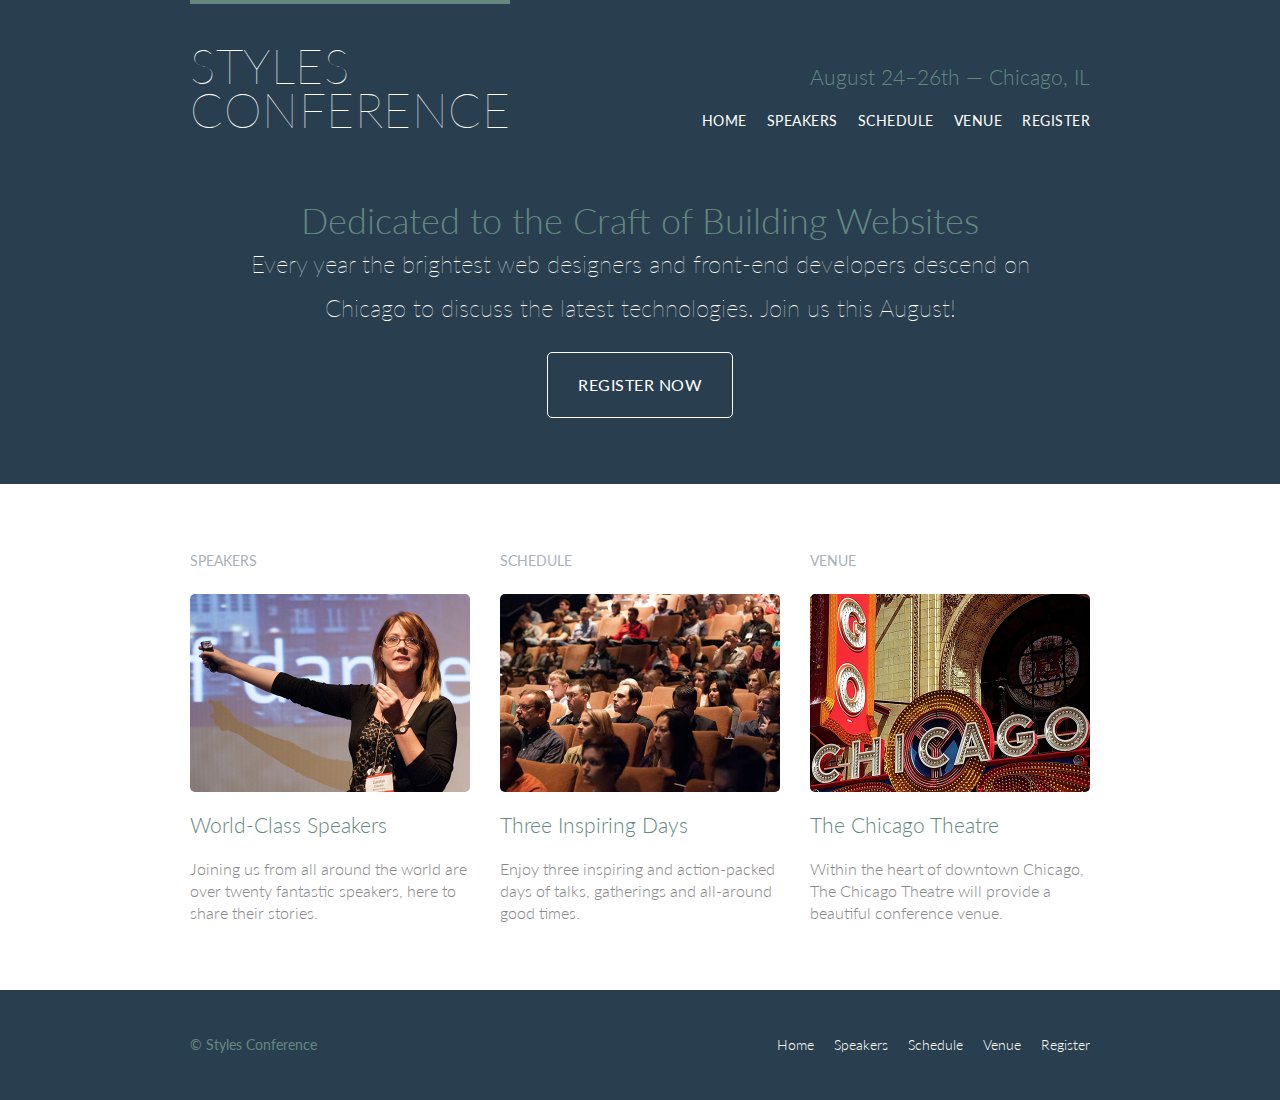
<file: index.html>
<!DOCTYPE html>
<html lang="en">
  <head>
    <meta charset="utf-8">
    <title>Styles Conference</title>
    <link rel="stylesheet" href="assets/stylesheets/main.css">
    <link href="https://fonts.googleapis.com/css2?family=Lato:wght@100;300;400&display=swap" rel="stylesheet">
  </head>
  <body>

    <header class="primary-header container group">
      <h1 class="logo">
        <a href="index.html">Styles<br>Conference</a>
      </h1>
      <h3 class="tagline">August 24&ndash;26th &mdash; Chicago, IL</h3>
      <nav class="nav primary-nav">
        <ul>
          <li><a href="index.html">Home</a></li><!--
          --><li><a href="speakers.html">Speakers</a></li><!--
          --><li><a href="schedule.html">Schedule</a></li><!--
          --><li><a href="venue.html">Venue</a></li><!--
          --><li><a href="register.html">Register</a></li>
        </ul>
      </nav>

    </header>

    <section class="hero container">
      <h2>Dedicated to the Craft of Building Websites</h2>
      <p>Every year the brightest web designers and front-end developers descend on Chicago to discuss the latest technologies. Join us this   August!</p>
      <a class="btn btn-alt" href="register.html">Register Now</a>
    </section>

    <section class="row">
      <div class="grid">

        <!-- Speakers -->

        <section class="teaser col-1-3">
          <h5>Speakers</h5>
          <a href="speakers.html">
            <img src="assets/images/home/speakers.jpg" alt="Professional Speaker">
            <h3>World-Class Speakers</h3>
          </a>
          <p>Joining us from all around the world are over twenty fantastic speakers, here to share their stories.</p>
        </section><!--

          Schedule

        --><section class="teaser col-1-3">
          <h5>Schedule</h5>
          <a href="schedule.html">
            <img src="assets/images/home/schedule.jpg" alt="Guests in lecture">
            <h3>Three Inspiring Days</h3>
          </a>
          <p>Enjoy three inspiring and action-packed days of talks, gatherings and all-around good times.</p>
        </section><!--

          Venue

      --><section class="teaser col-1-3">
        <h5>Venue</h5>
          <a href="venue.html">
            <img src="assets/images/home/venue.jpg" alt="Chicago Theatre Marquee">
            <h3>The Chicago Theatre</h3>
          </a>
          <p>Within the heart of downtown Chicago, The Chicago Theatre will provide a beautiful conference venue.</p>
        </section>

      </div>
    </section>

    <footer class="primary-footer container group">
      <small>&copy; Styles Conference</small>
      <nav class="nav">
        <ul>
          <li><a href="index.html">Home</a></li><!--
          --><li><a href="speakers.html">Speakers</a></li><!--
          --><li><a href="schedule.html">Schedule</a></li><!--
          --><li><a href="venue.html">Venue</a></li><!--
          --><li><a href="register.html">Register</a></li>
        </ul>
      </nav>

    </footer>

  </body>
</html>
</file>
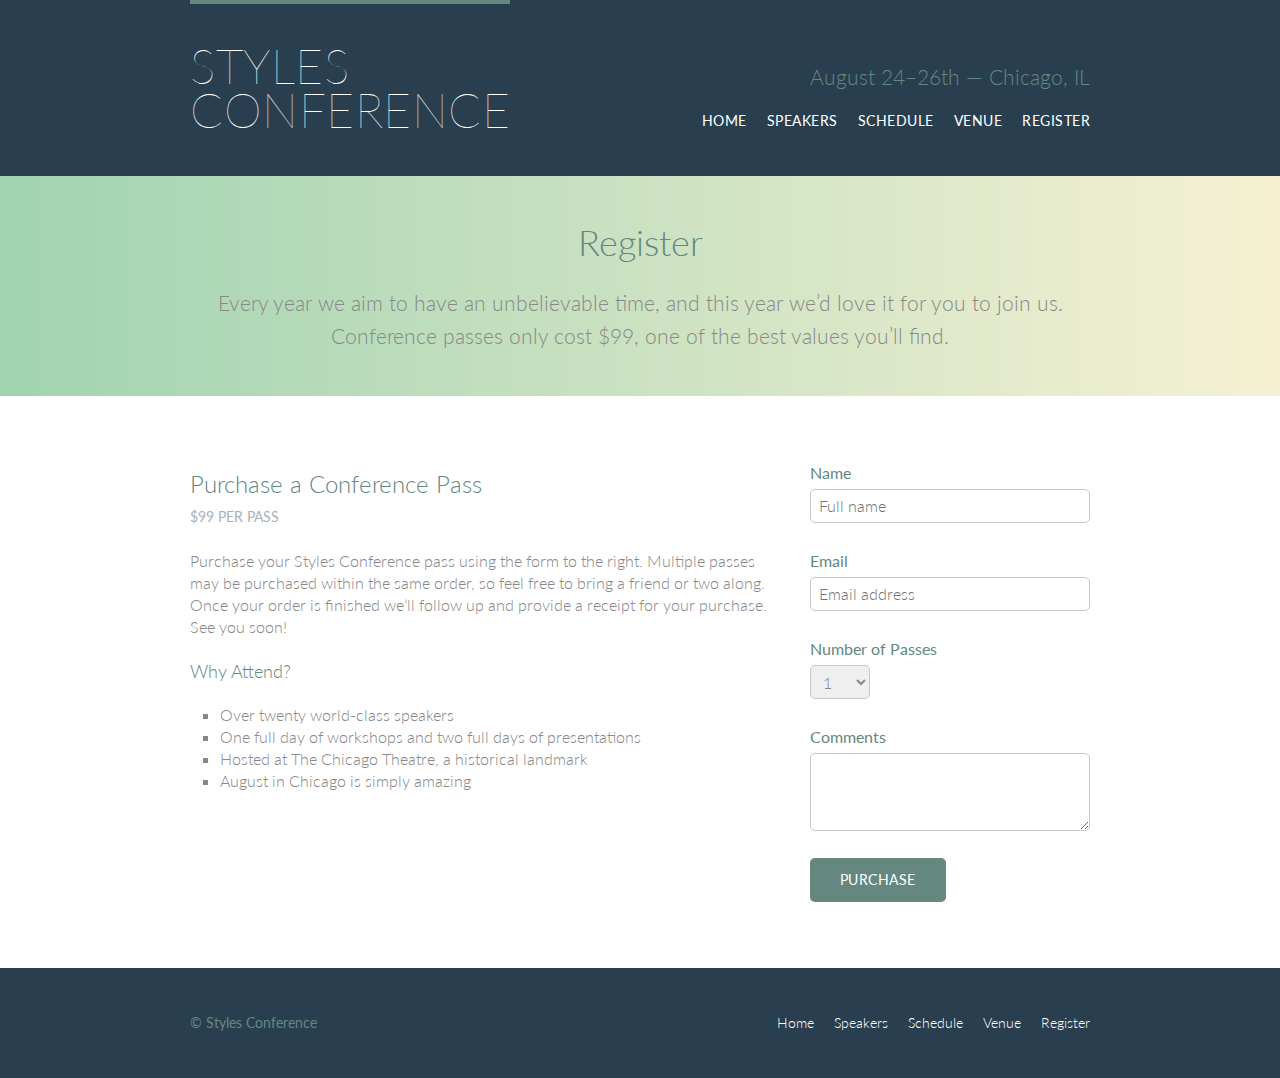
<file: register.html>
<!DOCTYPE html>
<html lang="en">
  <head>
    <meta charset="utf-8">
    <title>Styles Conference</title>
    <link rel="stylesheet" href="assets/stylesheets/main.css">
    <link href="https://fonts.googleapis.com/css2?family=Lato:wght@100;300;400&display=swap" rel="stylesheet">
  </head>
  <body>

    <header class="primary-header container group">
      <h1 class="logo">
        <a href="index.html">Styles<br>Conference</a>
      </h1>
      <h3 class="tagline">August 24&ndash;26th &mdash; Chicago, IL</h3>
      <nav class="nav primary-nav">
        <ul>
          <li><a href="index.html">Home</a></li><!--
          --><li><a href="speakers.html">Speakers</a></li><!--
          --><li><a href="schedule.html">Schedule</a></li><!--
          --><li><a href="venue.html">Venue</a></li><!--
          --><li><a href="register.html">Register</a></li>
        </ul>
      </nav>

    </header>

    <section class="row-alt">
      <div class="lead container">

        <h1>Register</h1>

        <p>Every year we aim to have an unbelievable time, and this year we&#8217;d love it for you to join us. Conference passes only cost $99, one of the best values you&#8217;ll find.</p>

      </div>
    </section>

    <section class="row">
      <div class="grid">

        <section class="col-2-3">

          <h2>Purchase a Conference Pass</h2>
          <h5>$99 per Pass</h5>

          <p>Purchase your Styles Conference pass using the form to the right. Multiple passes may be purchased within the same order, so feel free to bring a friend or two along. Once your order is finished we&#8217;ll follow up and provide a receipt for your purchase. See you soon!</p>

          <h4>Why Attend?</h4>

          <ul class="why-attend">
          <li>Over twenty world-class speakers</li>
            <li>One full day of workshops and two full days of presentations</li>
            <li>Hosted at The Chicago Theatre, a historical landmark</li>
            <li>August in Chicago is simply amazing</li>
          </ul>

        </section><!--

        --><form class="col-1-3" action="#" method="post">

          <fieldset class="register-group">

            <label>
              Name
              <input type="text" name="name" placeholder="Full name" required>
            </label>

            <label>
              Email
              <input type="email" name="email" placeholder="Email address" required>
            </label>

            <label>
              Number of Passes
              <select name="quantity" required>
                <option value="1" selected>1</option>
                <option value="2">2</option>
                <option value="3">3</option>
                <option value="4">4</option>
                <option value="5">5</option>
              </select>
            </label>

            <label>
              Comments
              <textarea name="comments"></textarea>
            </label>

          </fieldset>

          <input class="btn btn-default" type="submit" name="submit" value="Purchase">

        </form>

      </div>
    </section>


    <footer class="primary-footer container group">
      <small>&copy; Styles Conference</small>
      <nav class="nav">
        <ul>
          <li><a href="index.html">Home</a></li><!--
          --><li><a href="speakers.html">Speakers</a></li><!--
          --><li><a href="schedule.html">Schedule</a></li><!--
          --><li><a href="venue.html">Venue</a></li><!--
          --><li><a href="register.html">Register</a></li>
        </ul>
      </nav>

    </footer>


  </body>
</html>
</file>
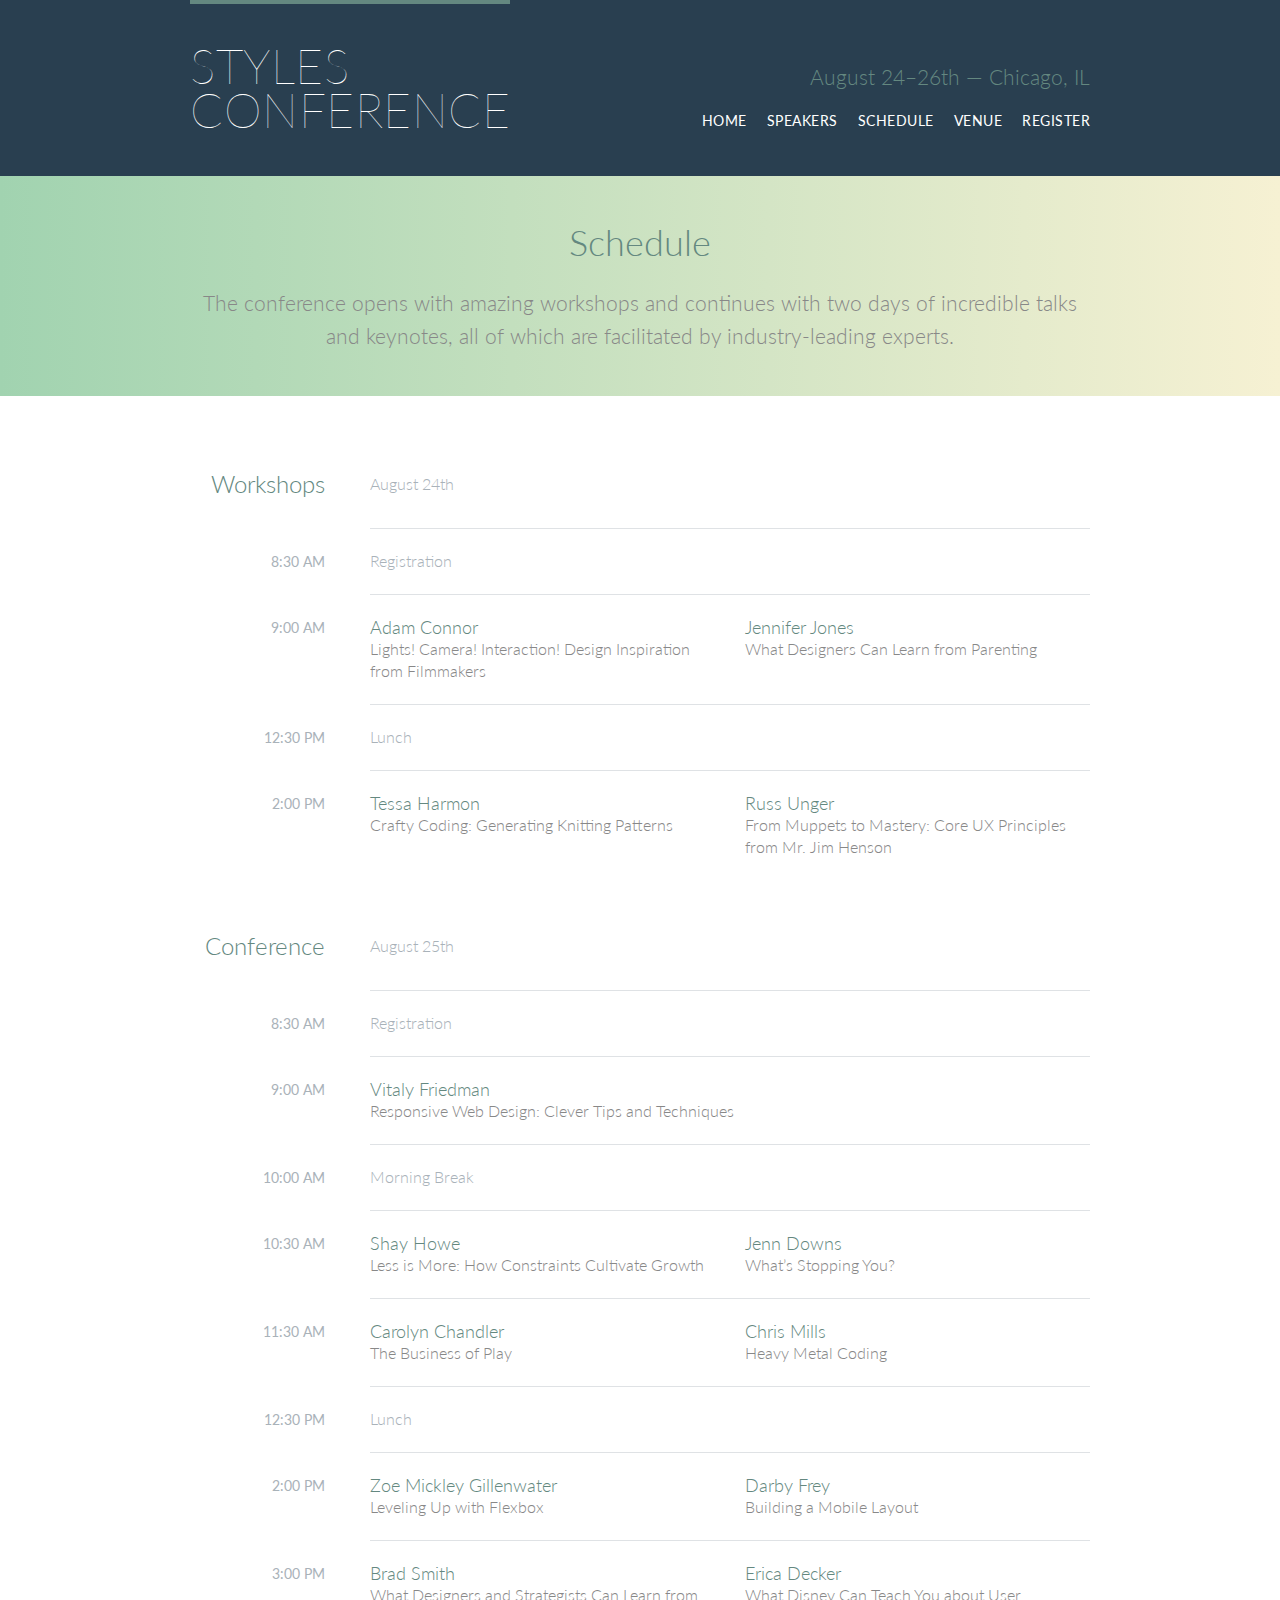
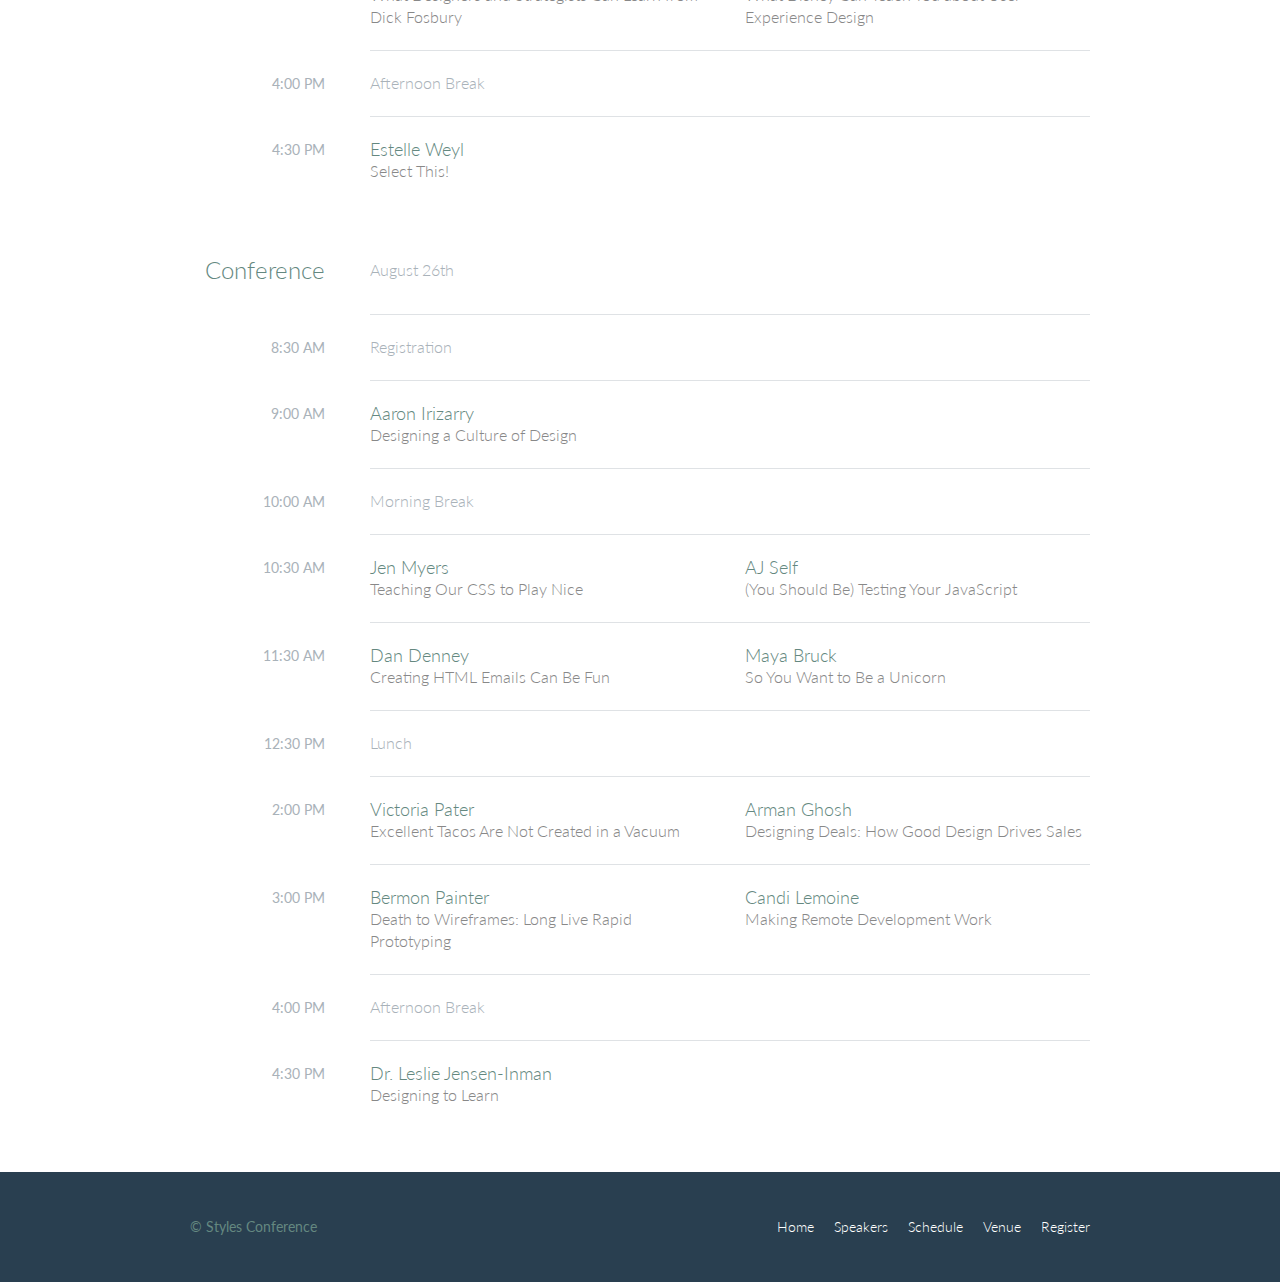
<file: schedule.html>
<!DOCTYPE html>
<html lang="en">
  <head>
    <meta charset="utf-8">
    <title>Styles Conference</title>
    <link rel="stylesheet" href="assets/stylesheets/main.css">
    <link href="https://fonts.googleapis.com/css2?family=Lato:wght@100;300;400&display=swap" rel="stylesheet">
  </head>
  <body>

    <header class="primary-header container group">
      <h1 class="logo">
        <a href="index.html">Styles<br>Conference</a>
      </h1>
      <h3 class="tagline">August 24&ndash;26th &mdash; Chicago, IL</h3>
      <nav class="nav primary-nav">
        <ul>
          <li><a href="index.html">Home</a></li><!--
          --><li><a href="speakers.html">Speakers</a></li><!--
          --><li><a href="schedule.html">Schedule</a></li><!--
          --><li><a href="venue.html">Venue</a></li><!--
          --><li><a href="register.html">Register</a></li>
        </ul>
      </nav>

    </header>

    <section class="row-alt">
      <div class="lead container">

        <h1>Schedule</h1>

        <p>The conference opens with amazing workshops and continues with two days of incredible talks and keynotes, all of which are facilitated by industry-leading experts.</p>

      </div>
    </section>

    <section class="row">
      <div class="container">

        <!-- Workshops -->

        <table>
          <thead>
            <tr>
              <th scope="row">
                Workshops
              </th>
              <td class="schedule-offset" colspan="2">
                August 24th
              </td>
            </tr>
          </thead>
          <tbody>
            <tr>
              <th scope="row">
                <time datetime="08:30:00">8:30 AM</time>
              </th>
              <td class="schedule-offset" colspan="2">
                Registration
              </td>
            </tr>
            <tr>
              <th scope="row">
                <time datetime="09:00:00">9:00 AM</time>
              </th>
              <td>
                <a href="speakers.html#adam-connor">
                  <h4>Adam Connor</h4>
                  Lights! Camera! Interaction! Design Inspiration from Filmmakers
                </a>
              </td>
              <td>
                <a href="speakers.html#jennifer-jones">
                  <h4>Jennifer Jones</h4>
                  What Designers Can Learn from Parenting
                </a>
              </td>
            </tr>
            <tr>
              <th scope="row">
                <time datetime="12:30:00">12:30 PM</time>
              </th>
              <td class="schedule-offset" colspan="2">
                Lunch
              </td>
            </tr>
            <tr>
              <th scope="row">
                <time datetime="14:00">2:00 PM</time>
              </th>
              <td>
                <a href="speakers.html#tessa-harmon">
                  <h4>Tessa Harmon</h4>
                  Crafty Coding: Generating Knitting Patterns
                </a>
              </td>
              <td>
                <a href="speakers.html#russ-unger">
                  <h4>Russ Unger</h4>
                  From Muppets to Mastery: Core UX Principles from Mr. Jim Henson
                </a>
              </td>
            </tr>
          </tbody>
        </table>

        <!-- Conference -->

        <table>
          <thead>
            <tr>
              <th scope="row">
                Conference
              </th>
              <td class="schedule-offset" colspan="2">
                August 25th
              </td>
            </tr>
          </thead>
          <tbody>
            <tr>
              <th scope="row">
                <time datetime="08:30:00">8:30 AM</time>
              </th>
              <td class="schedule-offset" colspan="2">
                Registration
              </td>
            </tr>
            <tr>
              <th scope="row">
                <time datetime="09:00:00">9:00 AM</time>
              </th>
              <td colspan="2">
                <a href="speakers.html#vitaly-friedman">
                  <h4>Vitaly Friedman</h4>
                  Responsive Web Design: Clever Tips and Techniques
                </a>
              </td>
            </tr>
            <tr>
              <th scope="row">
                <time datetime="10:00:00">10:00 AM</time>
              </th>
              <td class="schedule-offset" colspan="2">
                Morning Break
              </td>
            </tr>
            <tr>
              <th scope="row">
                <time datetime="10:30:00">10:30 AM</time>
              </th>
              <td>
                <a href="speakers.html#shay-howe">
                  <h4>Shay Howe</h4>
                  Less is More: How Constraints Cultivate Growth
                </a>
              </td>
              <td>
                <a href="speakers.html#jenn-downs">
                  <h4>Jenn Downs</h4>
                  What&#8217;s Stopping You?
                </a>
              </td>
            </tr>
            <tr>
              <th scope="row">
                <time datetime="11:30:00">11:30 AM</time>
              </th>
              <td>
                <a href="speakers.html#carolyn-chandler">
                  <h4>Carolyn Chandler</h4>
                  The Business of Play
                </a>
              </td>
              <td>
                <a href="speakers.html#chris-mills">
                  <h4>Chris Mills</h4>
                  Heavy Metal Coding
                </a>
              </td>
            </tr>
            <tr>
              <th scope="row">
                <time datetime="12:30:00">12:30 PM</time>
              </th>
              <td class="schedule-offset" colspan="2">
                Lunch
              </td>
            </tr>
            <tr>
              <th scope="row">
                <time datetime="14:00">2:00 PM</time>
              </th>
              <td>
                <a href="speakers.html#zoe-mickley-gillenwater">
                  <h4>Zoe Mickley Gillenwater</h4>
                  Leveling Up with Flexbox
                </a>
              </td>
              <td>
                <a href="speakers.html#darby-frey">
                  <h4>Darby Frey</h4>
                  Building a Mobile Layout
                </a>
              </td>
            </tr>
            <tr>
              <th scope="row">
                <time datetime="15:00:00">3:00 PM</time>
              </th>
              <td>
                <a href="speakers.html#brad-smith">
                  <h4>Brad Smith</h4>
                  What Designers and Strategists Can Learn from Dick Fosbury
                </a>
              </td>
              <td>
                <a href="speakers.html#erica-decker">
                  <h4>Erica Decker</h4>
                  What Disney Can Teach You about User Experience Design
                </a>
              </td>
            </tr>
            <tr>
              <th scope="row">
                <time datetime="16:00:00">4:00 PM</time>
              </th>
              <td class="schedule-offset" colspan="2">
                Afternoon Break
              </td>
            </tr>
            <tr>
              <th scope="row">
                <time datetime="16:30:00">4:30 PM</time>
              </th>
              <td colspan="2">
                <a href="speakers.html#estelle-weyl">
                  <h4>Estelle Weyl</h4>
                  Select This!
                </a>
              </td>
            </tr>
          </tbody>
        </table>

        <!-- Conference -->

        <table>
          <thead>
            <tr>
              <th scope="row">
                Conference
              </th>
              <td class="schedule-offset" colspan="2">
                August 26th
              </td>
            </tr>
          </thead>
          <tbody>
            <tr>
              <th scope="row">
                <time datetime="08:30:00">8:30 AM</time>
              </th>
              <td class="schedule-offset" colspan="2">
                Registration
              </td>
            </tr>
            <tr>
              <th scope="row">
                <time datetime="09:00:00">9:00 AM</time>
              </th>
              <td colspan="2">
                <a href="speakers.html#aaron-irizarry">
                  <h4>Aaron Irizarry</h4>
                  Designing a Culture of Design
                </a>
              </td>
            </tr>
            <tr>
              <th scope="row">
                <time datetime="10:00:00">10:00 AM</time>
              </th>
              <td class="schedule-offset" colspan="2">
                Morning Break
              </td>
            </tr>
            <tr>
              <th scope="row">
                <time datetime="10:30:00">10:30 AM</time>
              </th>
              <td>
                <a href="speakers.html#jen-myers">
                  <h4>Jen Myers</h4>
                  Teaching Our CSS to Play Nice
                </a>
              </td>
              <td>
                <a href="speakers.html#aj-self">
                  <h4>AJ Self</h4>
                  (You Should Be) Testing Your JavaScript
                </a>
              </td>
            </tr>
            <tr>
              <th scope="row">
                <time datetime="11:30:00">11:30 AM</time>
              </th>
              <td>
                <a href="speakers.html#dan-denney">
                  <h4>Dan Denney</h4>
                  Creating HTML Emails Can Be Fun
                </a>
              </td>
              <td>
                <a href="speakers.html#maya-bruck">
                  <h4>Maya Bruck</h4>
                  So You Want to Be a Unicorn
                </a>
              </td>
            </tr>
            <tr>
              <th scope="row">
                <time datetime="12:30:00">12:30 PM</time>
              </th>
              <td class="schedule-offset" colspan="2">
                Lunch
              </td>
            </tr>
            <tr>
              <th scope="row">
                <time datetime="14:00">2:00 PM</time>
              </th>
              <td>
                <a href="speakers.html#victoria-pater">
                  <h4>Victoria Pater</h4>
                  Excellent Tacos Are Not Created in a Vacuum
                </a>
              </td>
              <td>
                <a href="speakers.html#arman-ghosh">
                  <h4>Arman Ghosh</h4>
                  Designing Deals: How Good Design Drives Sales
                </a>
              </td>
            </tr>
            <tr>
              <th scope="row">
                <time datetime="15:00:00">3:00 PM</time>
              </th>
              <td>
                <a href="speakers.html#bermon-painter">
                  <h4>Bermon Painter</h4>
                  Death to Wireframes: Long Live Rapid Prototyping
                </a>
              </td>
              <td>
                <a href="speakers.html#candi-lemoine">
                  <h4>Candi Lemoine</h4>
                  Making Remote Development Work
                </a>
              </td>
            </tr>
            <tr>
              <th scope="row">
                <time datetime="16:00:00">4:00 PM</time>
              </th>
              <td class="schedule-offset" colspan="2">
                Afternoon Break
              </td>
            </tr>
            <tr>
              <th scope="row">
                <time datetime="16:30:00">4:30 PM</time>
              </th>
              <td colspan="2">
                <a href="speakers.html#leslie-jensen-inman">
                  <h4>Dr. Leslie Jensen-Inman</h4>
                  Designing to Learn
                </a>
              </td>
            </tr>
          </tbody>
        </table>

      </div>
    </section>



    <footer class="primary-footer container group">
      <small>&copy; Styles Conference</small>
      <nav class="nav">
        <ul>
          <li><a href="index.html">Home</a></li><!--
          --><li><a href="speakers.html">Speakers</a></li><!--
          --><li><a href="schedule.html">Schedule</a></li><!--
          --><li><a href="venue.html">Venue</a></li><!--
          --><li><a href="register.html">Register</a></li>
        </ul>
      </nav>

    </footer>


  </body>
</html>
</file>
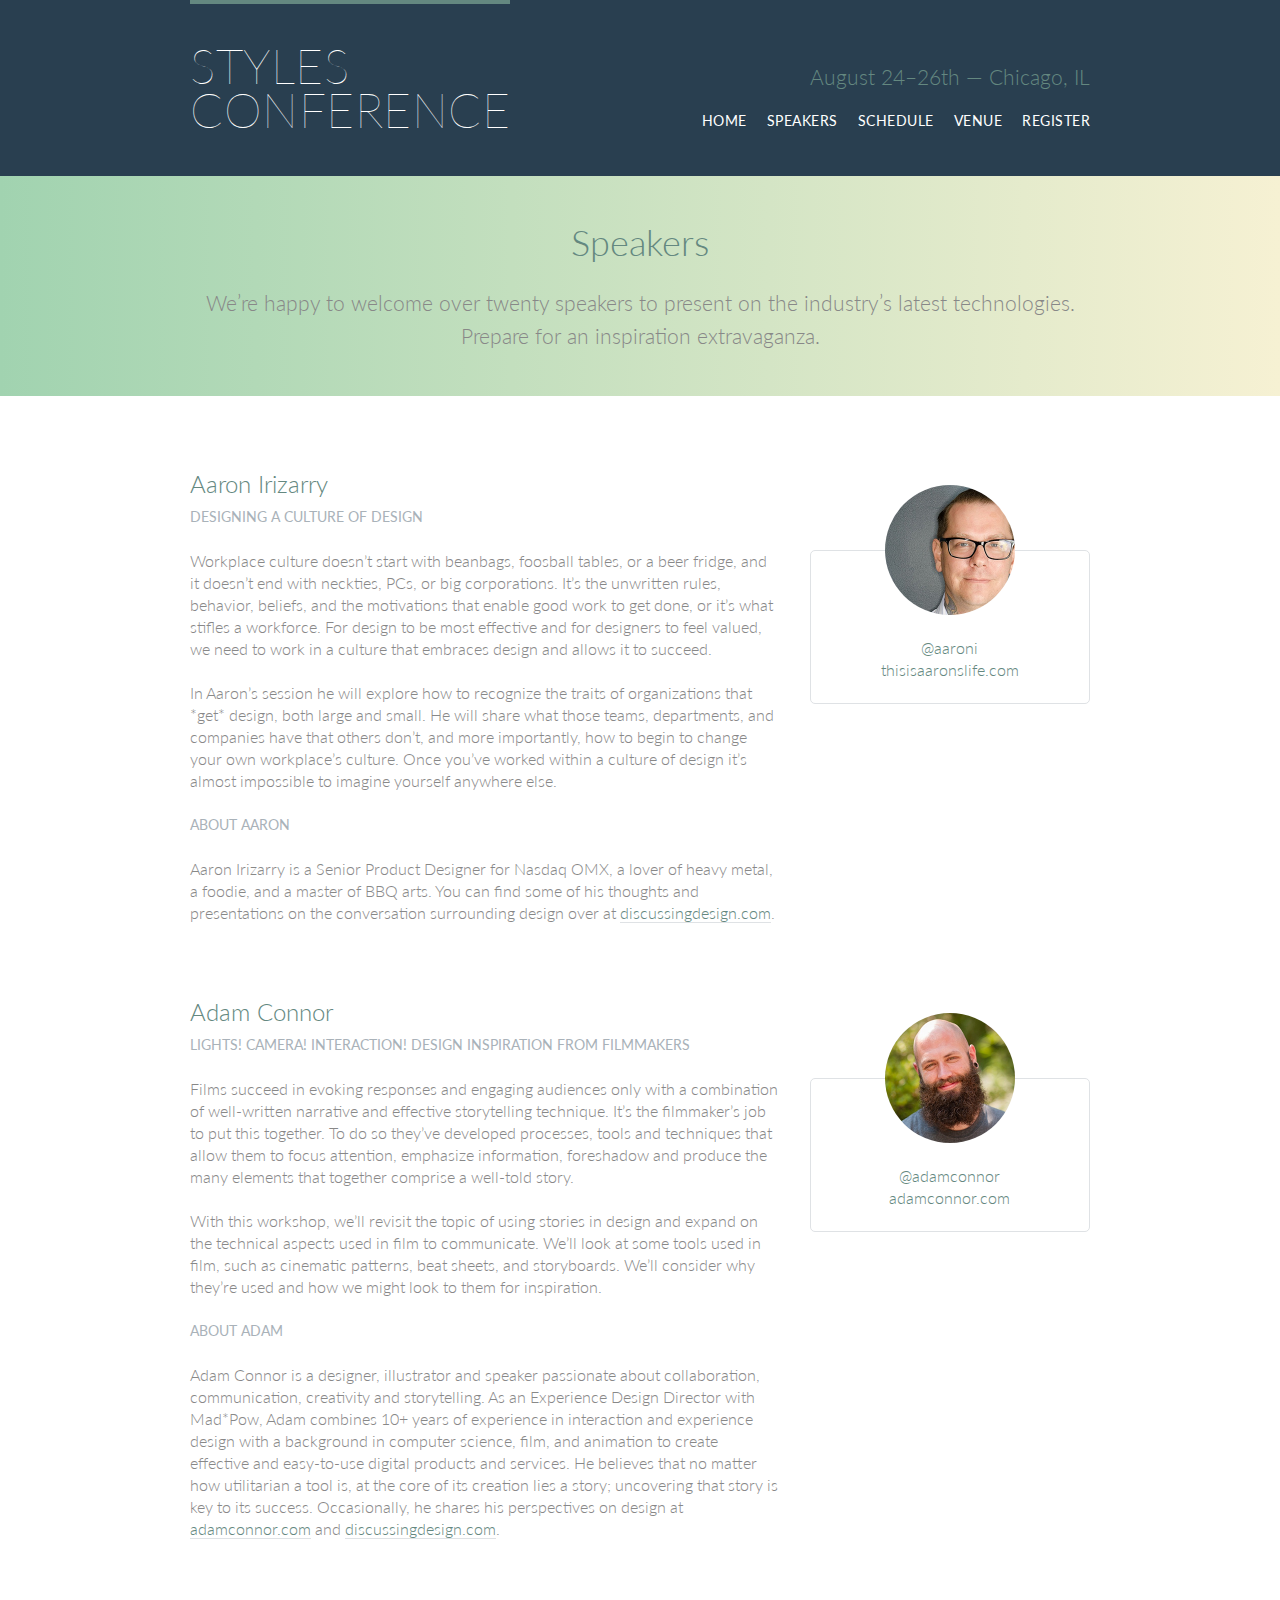
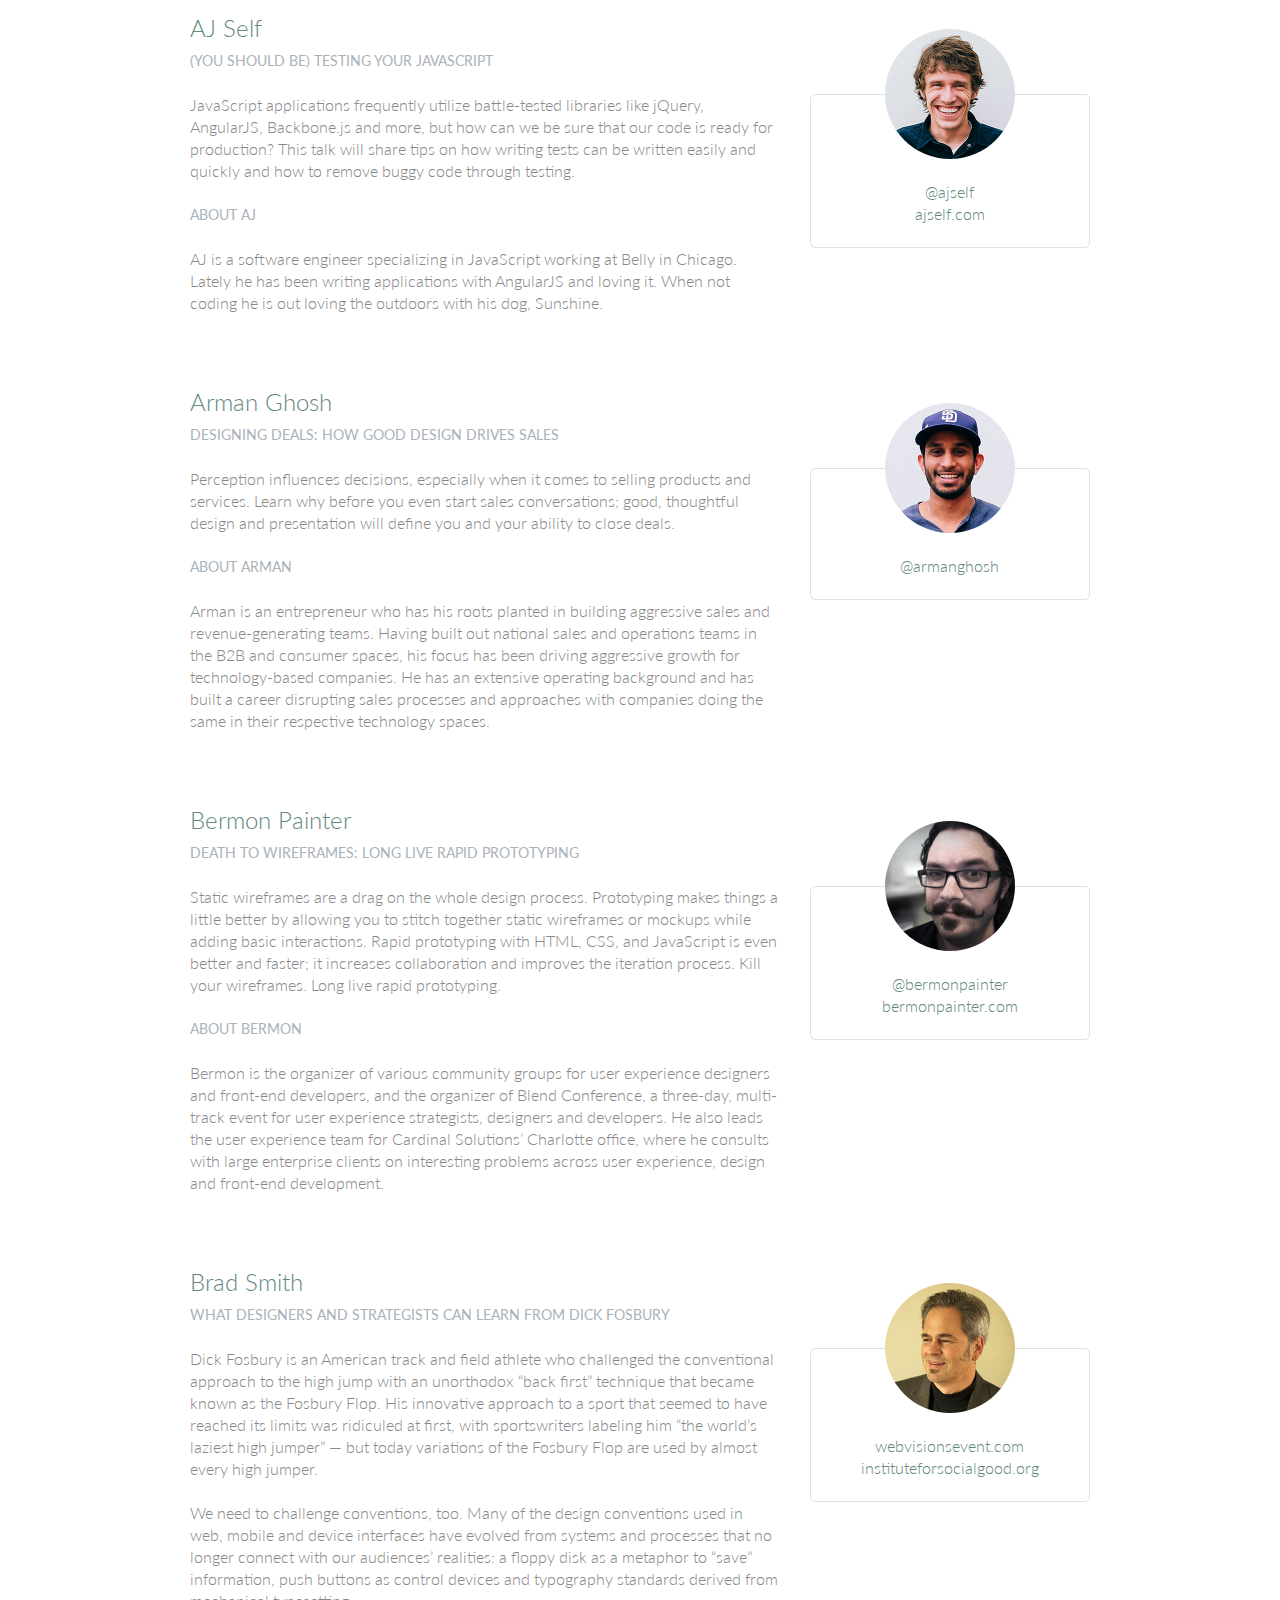
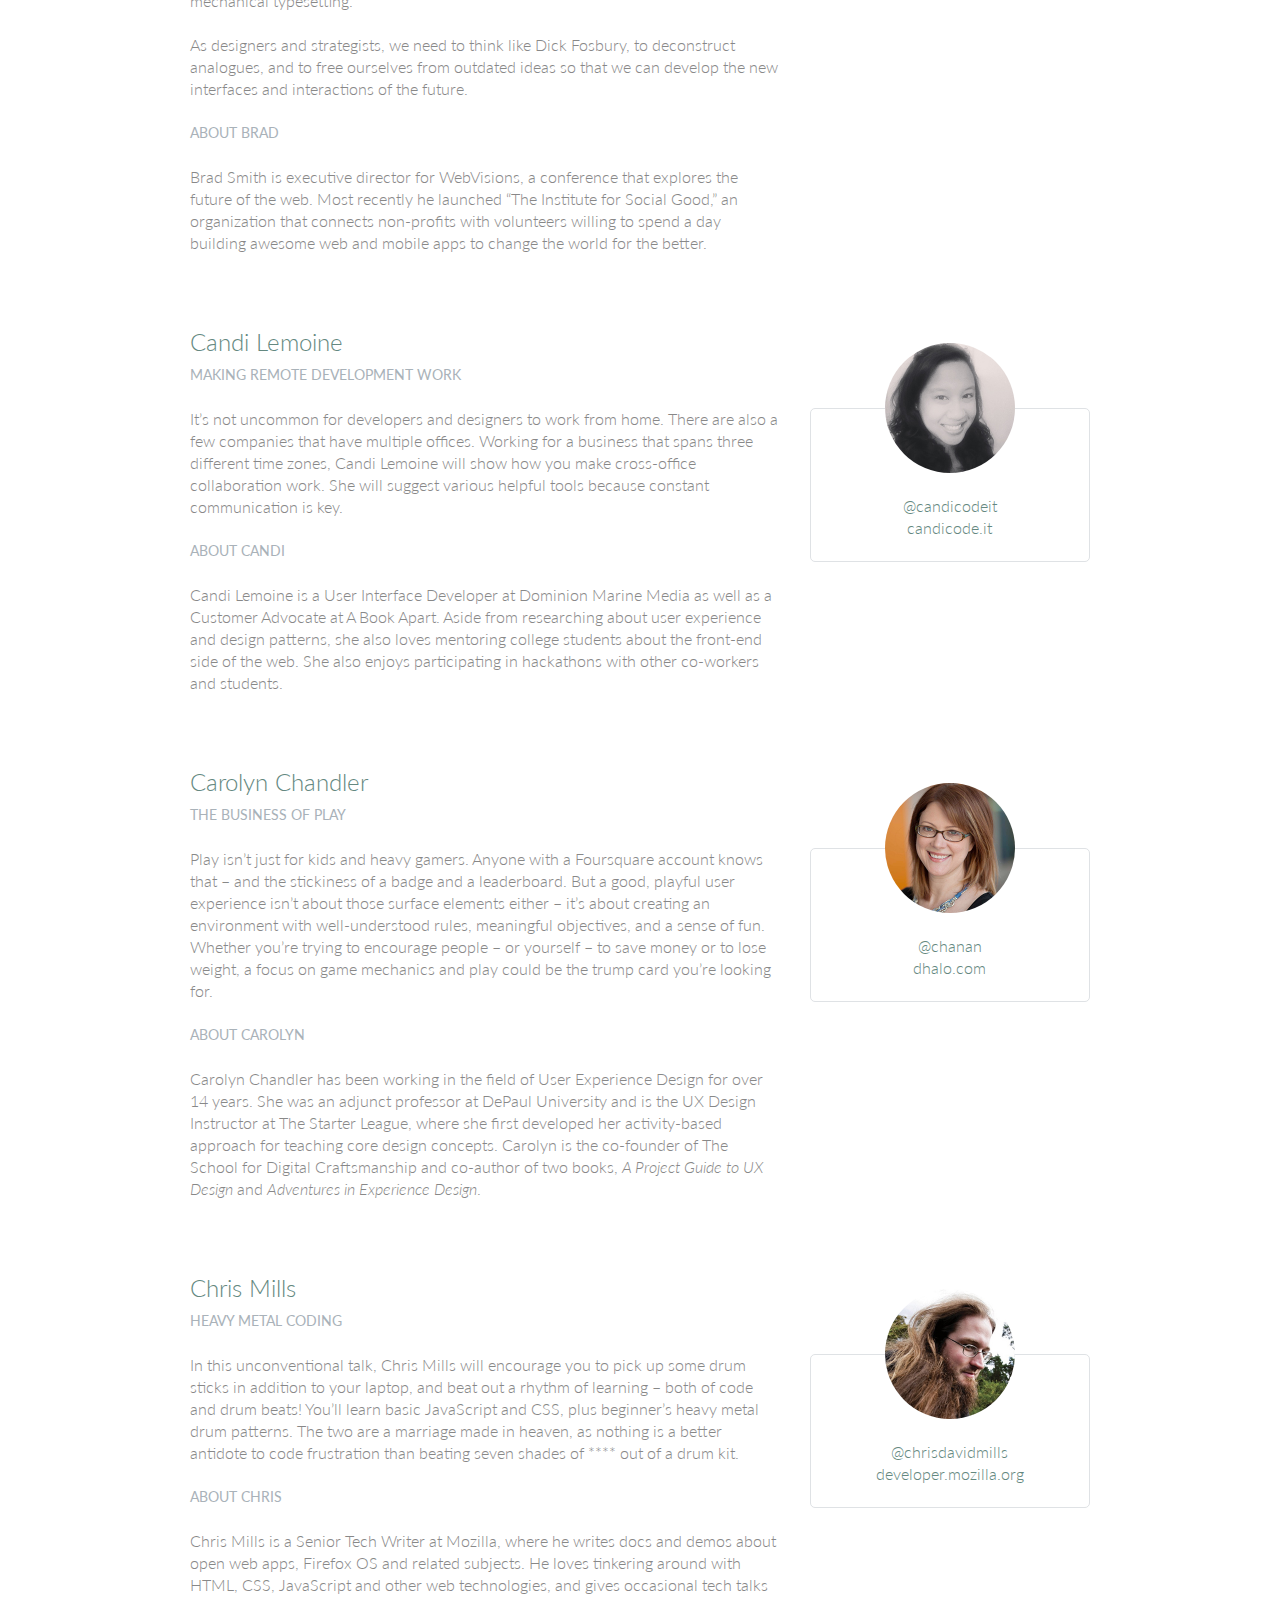
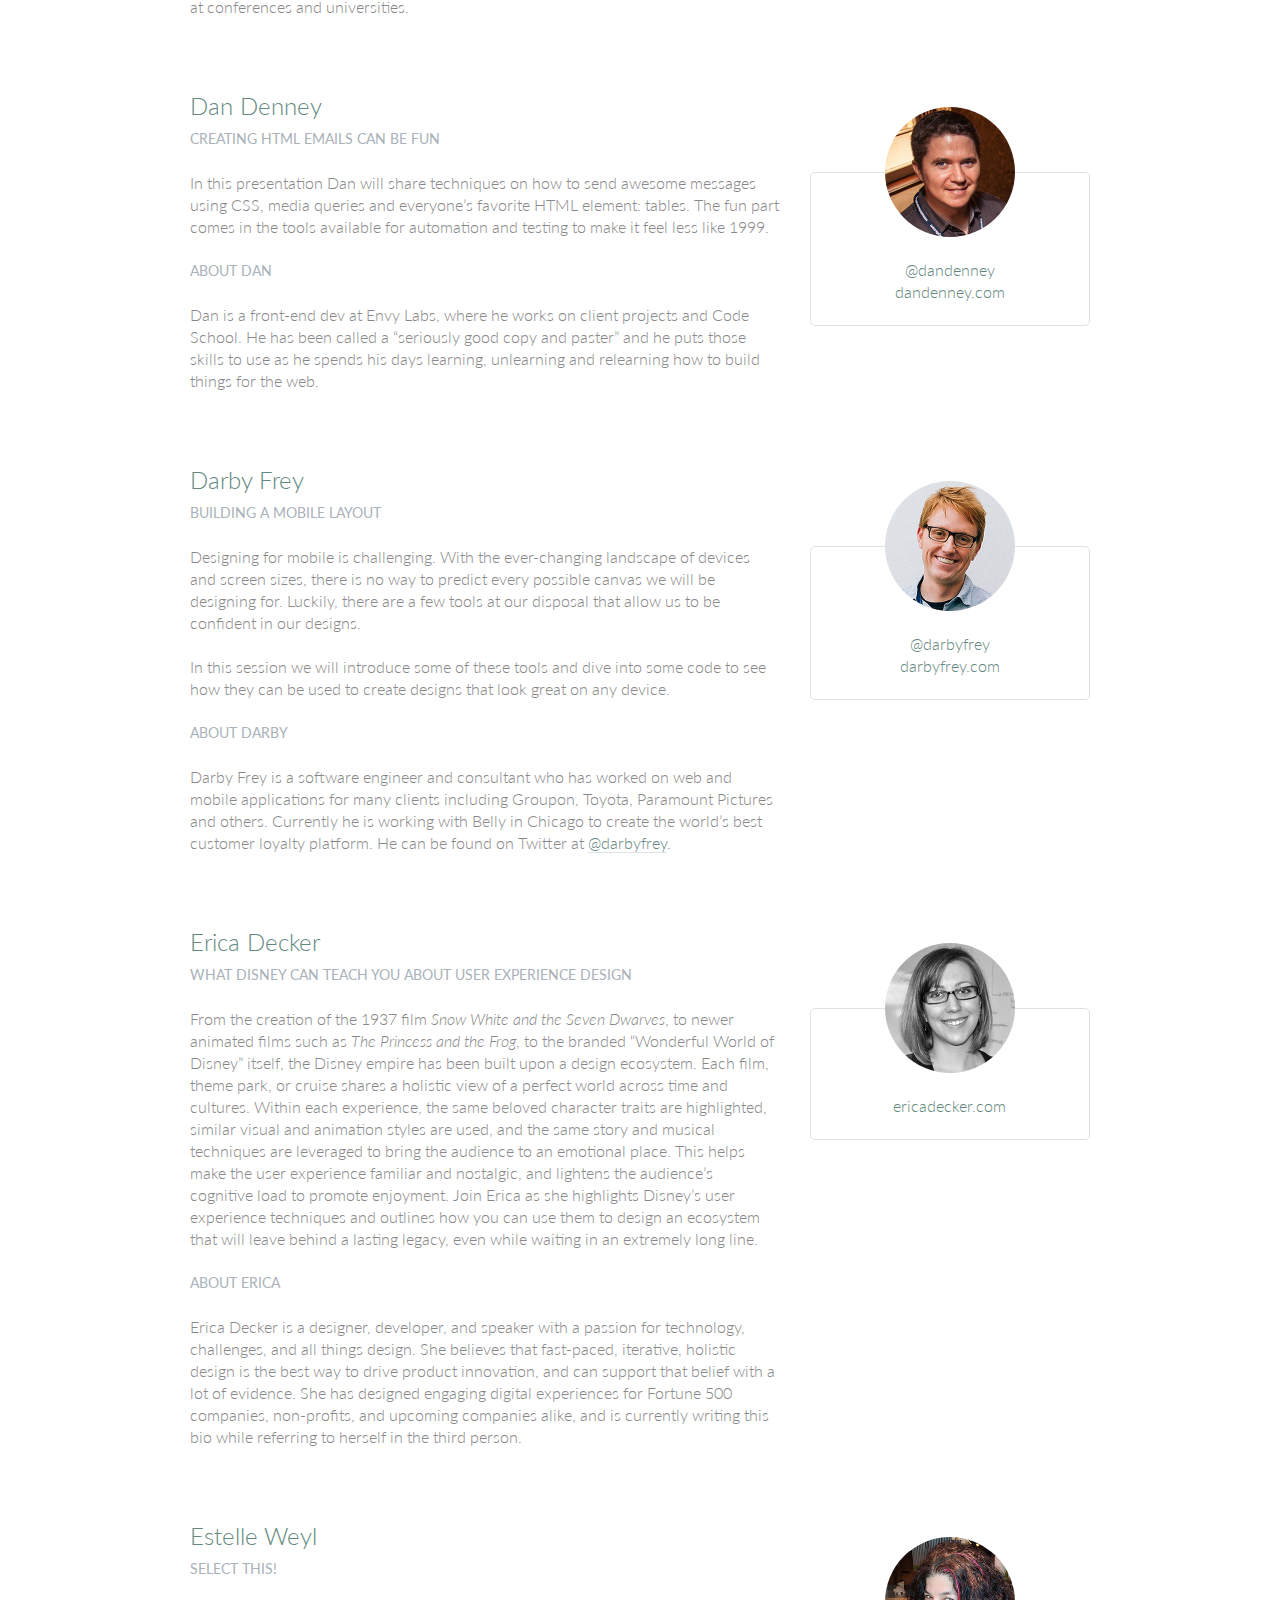
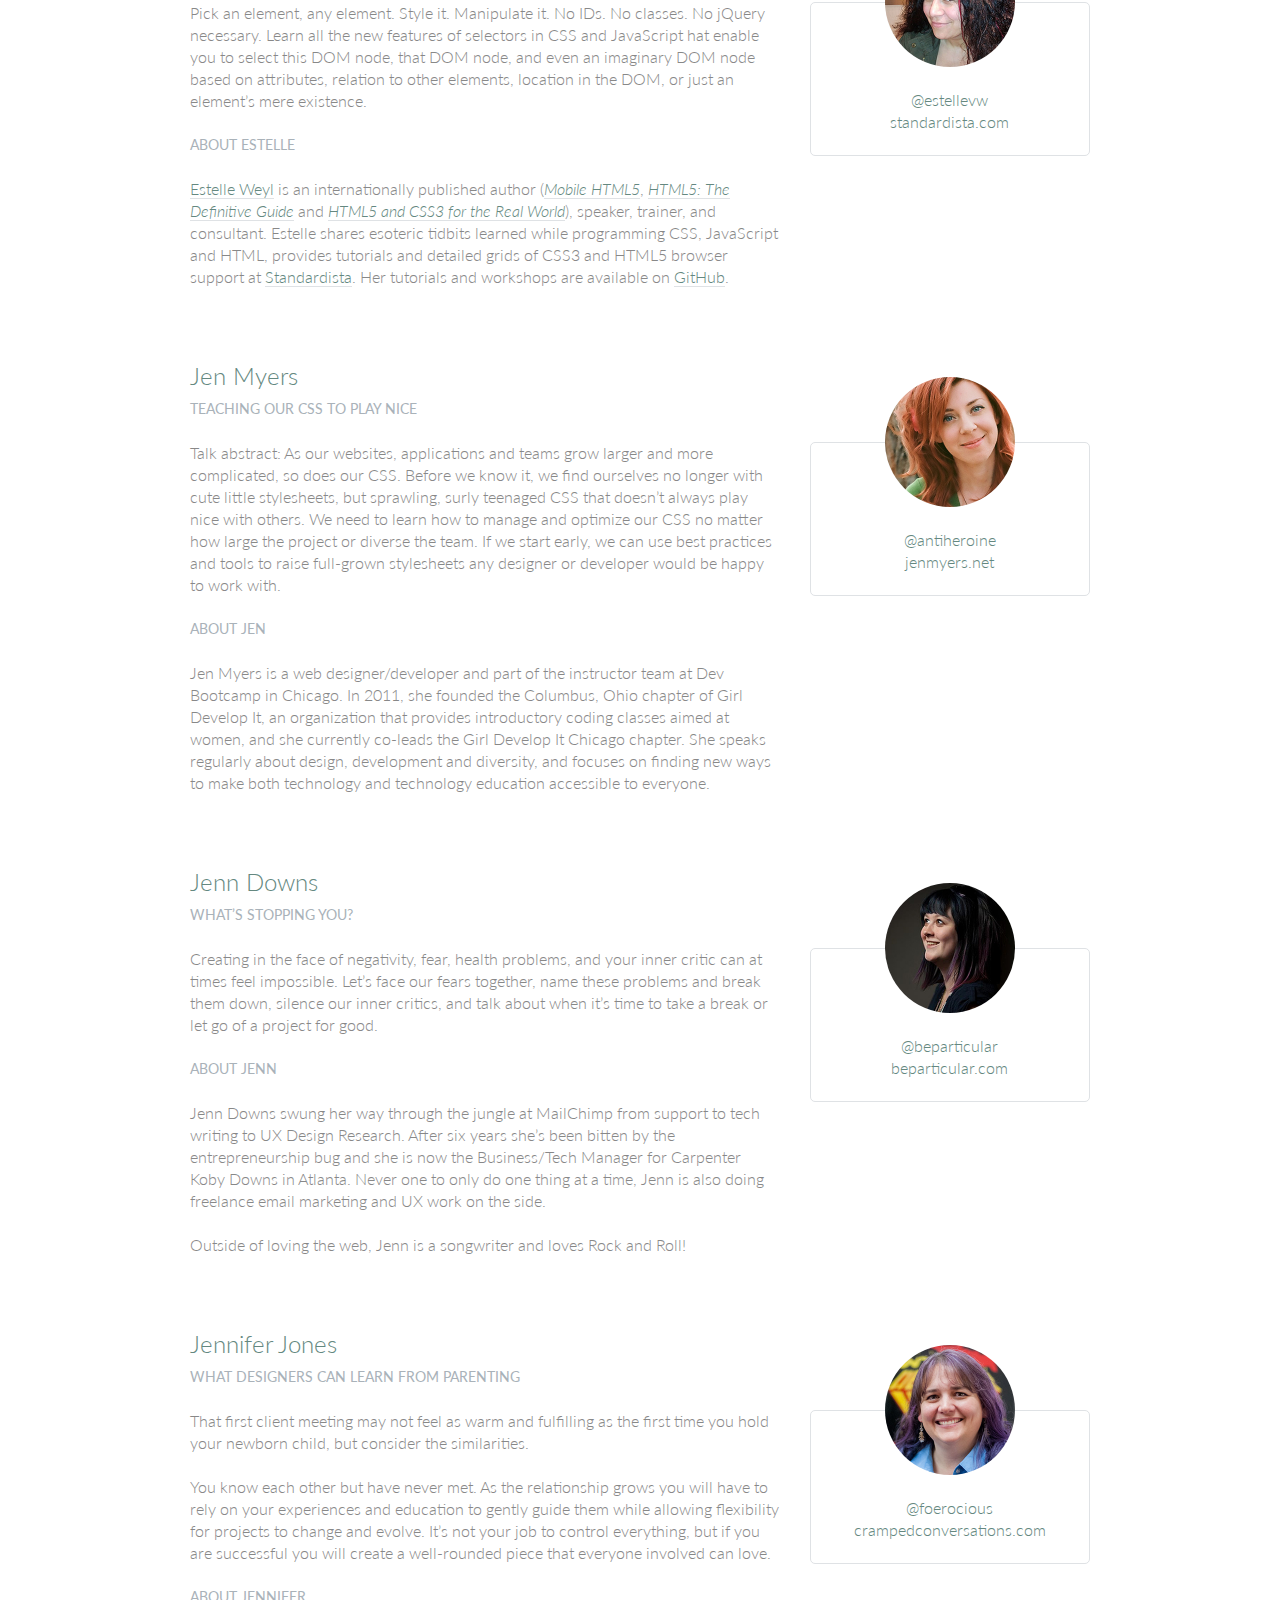
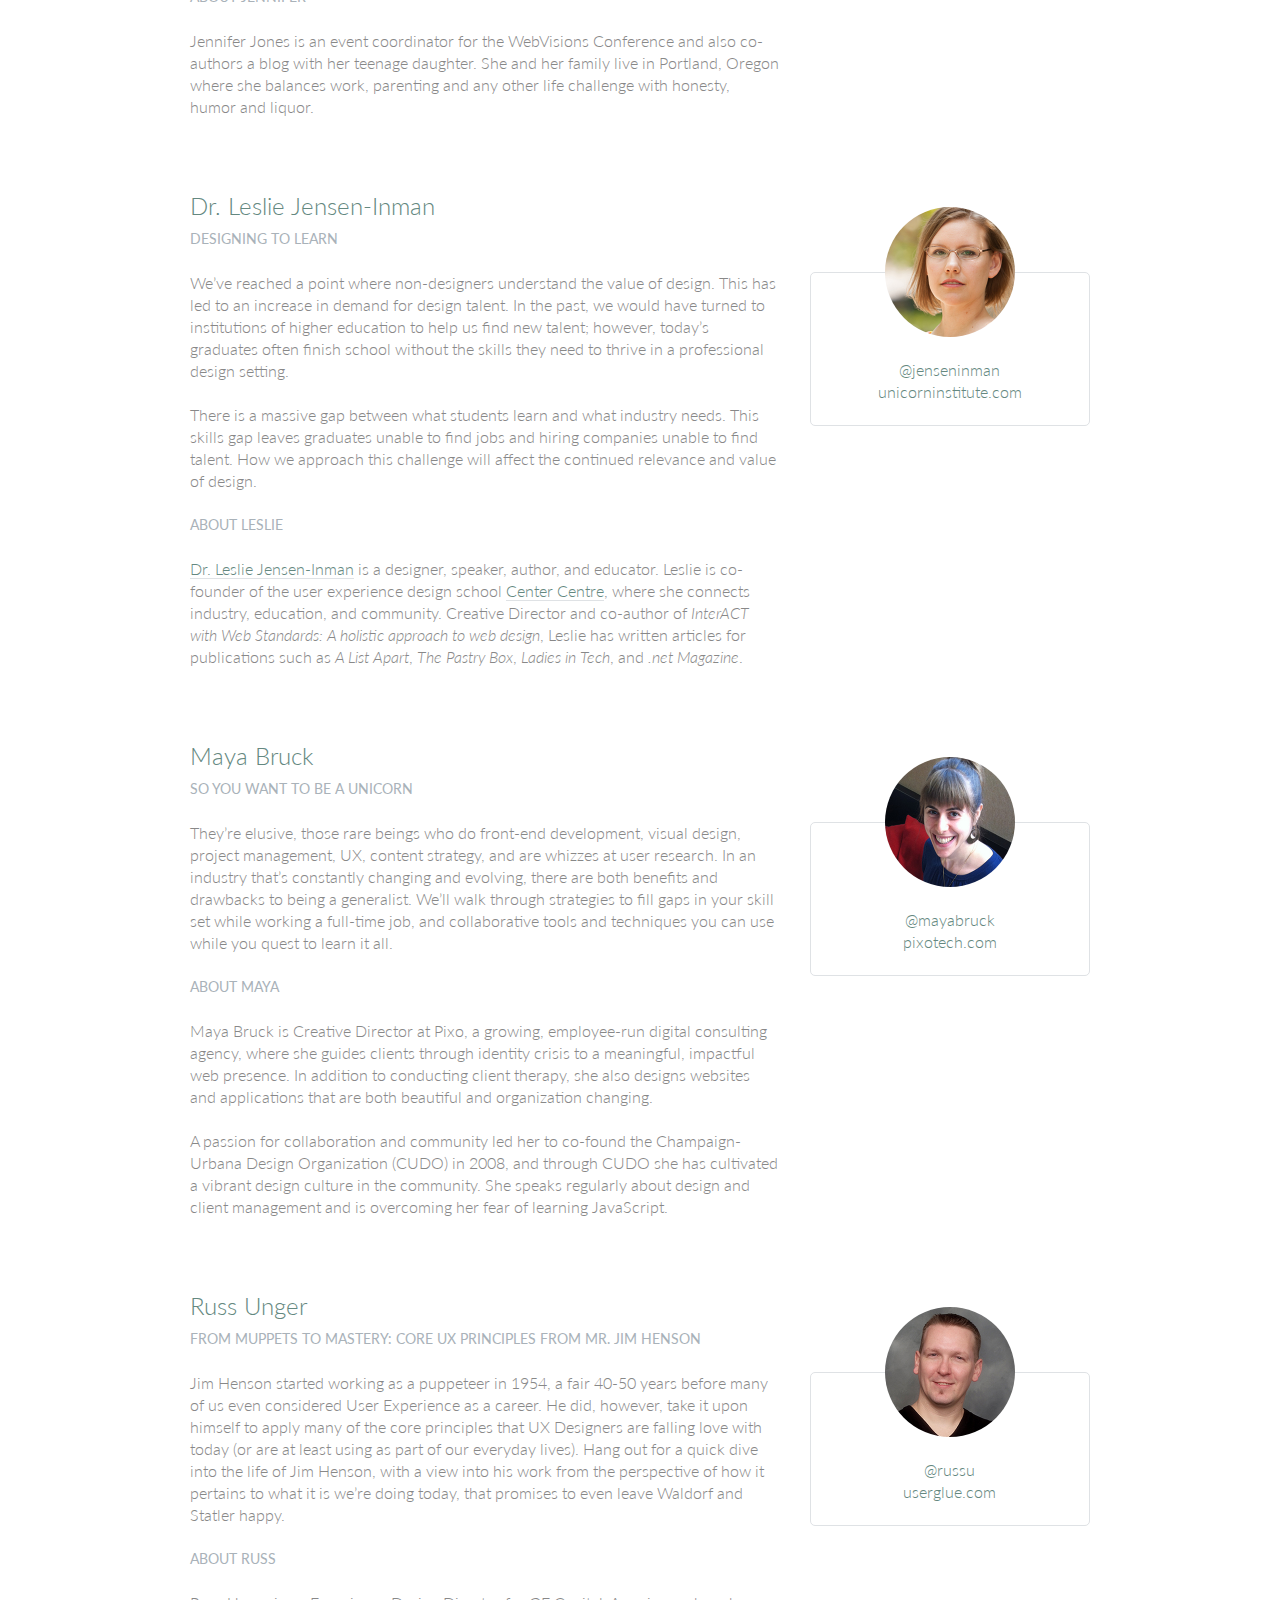
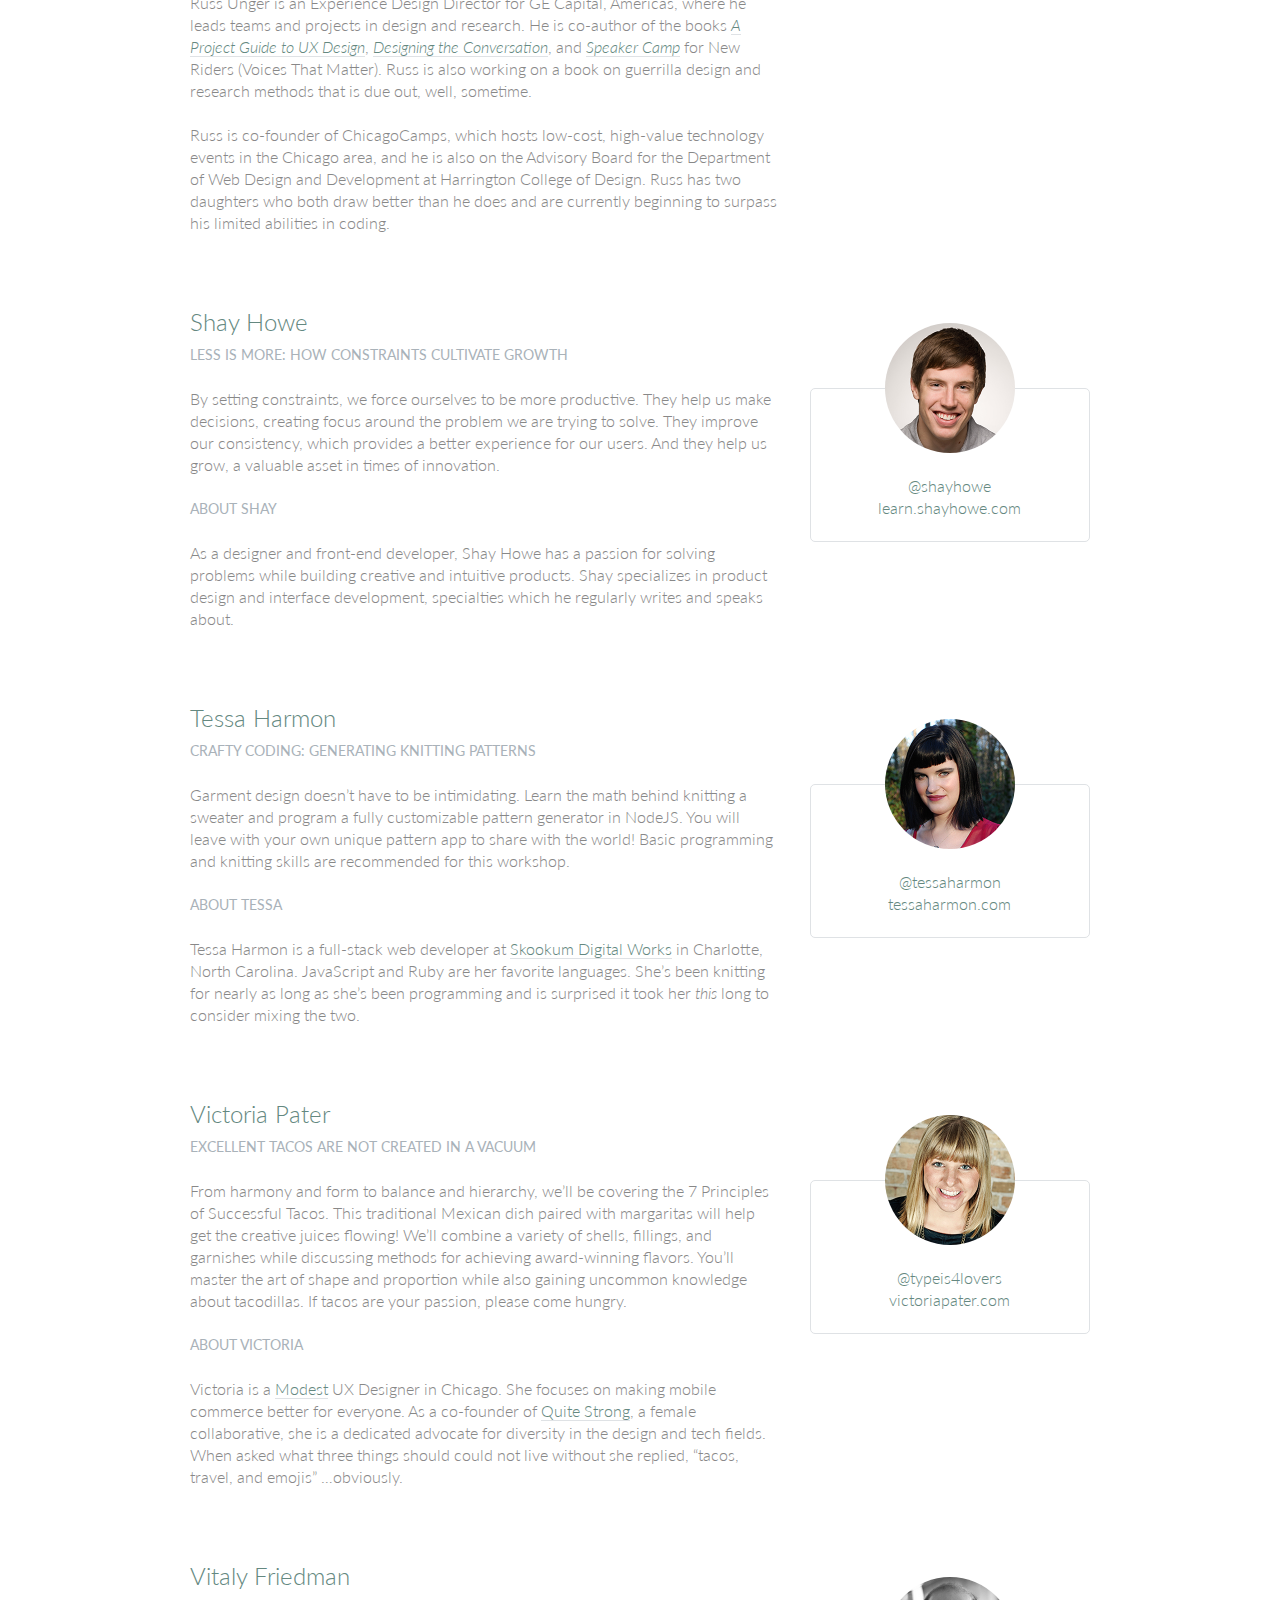
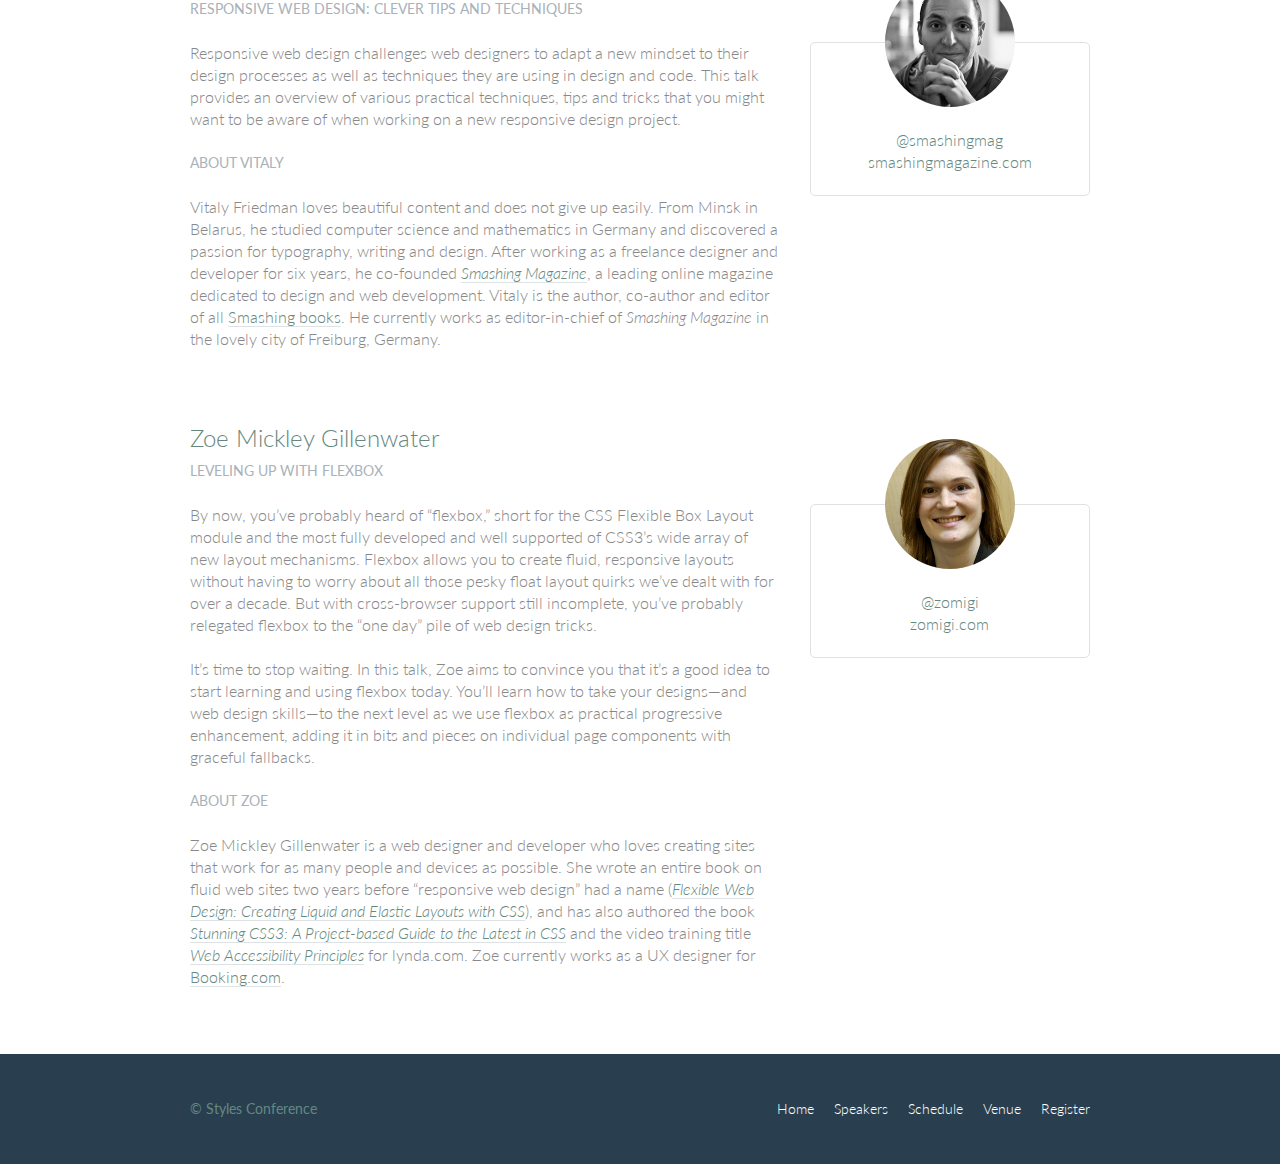
<file: speakers.html>
<!DOCTYPE html>
<html lang="en">
  <head>
    <meta charset="utf-8">
    <title>Styles Conference</title>
    <link rel="stylesheet" href="assets/stylesheets/main.css">
    <link href="https://fonts.googleapis.com/css2?family=Lato:wght@100;300;400&display=swap" rel="stylesheet">
  </head>
  <body>

    <header class="primary-header container group">
      <h1 class="logo">
        <a href="index.html">Styles<br>Conference</a>
      </h1>
      <h3 class="tagline">August 24&ndash;26th &mdash; Chicago, IL</h3>
      <nav class="nav primary-nav">
        <ul>
          <li><a href="index.html">Home</a></li><!--
          --><li><a href="speakers.html">Speakers</a></li><!--
          --><li><a href="schedule.html">Schedule</a></li><!--
          --><li><a href="venue.html">Venue</a></li><!--
          --><li><a href="register.html">Register</a></li>
        </ul>
      </nav>

    </header>

    <section class="row-alt">
      <div class="lead container">

        <h1>Speakers</h1>

        <p>We&#8217;re happy to welcome over twenty speakers to present on the industry&#8217;s latest technologies. Prepare for an inspiration extravaganza.</p>

      </div>
    </section>

    <!--SPEAKERS-->

    <section class="row">
      <div class="grid">

        <!-- Aaron Irizarry -->

        <section class="speaker" id="aaron-irizarry">

          <div class="col-2-3">

            <h2>Aaron Irizarry</h2>
            <h5>Designing a Culture of Design</h5>

            <p>Workplace culture doesn&#8217;t start with beanbags, foosball tables, or a beer fridge, and it doesn&#8217;t end with neckties, PCs, or big corporations. It&#8217;s the unwritten rules, behavior, beliefs, and the motivations that enable good work to get done, or it&#8217;s what stifles a workforce. For design to be most effective and for designers to feel valued, we need to work in a culture that embraces design and allows it to succeed.</p>

            <p>In Aaron&#8217;s session he will explore how to recognize the traits of organizations that *get* design, both large and small. He will share what those teams, departments, and companies have that others don&#8217;t, and more importantly, how to begin to change your own workplace&#8217;s culture. Once you&#8217;ve worked within a culture of design it&#8217;s almost impossible to imagine yourself anywhere else.</p>

            <h5>About Aaron</h5>

            <p>Aaron Irizarry is a Senior Product Designer for Nasdaq OMX, a lover of heavy metal, a foodie, and a master of BBQ arts. You can find some of his thoughts and presentations on the conversation surrounding design over at <a href="http://www.discussingdesign.com/">discussingdesign.com</a>.</p>

          </div><!--

          --><aside class="col-1-3">
            <div class="speaker-info">

              <img src="assets/images/speakers/aaron-irizarry.jpg" alt="Aaron Irizarry">

              <ul>
                <li><a href="https://twitter.com/aaroni">@aaroni</a></li>
                <li><a href="http://www.thisisaaronslife.com/">thisisaaronslife.com</a></li>
              </ul>

            </div>
          </aside>

        </section>

        <!-- Adam Connor -->

        <section class="speaker" id="adam-connor">

          <div class="col-2-3">

            <h2>Adam Connor</h2>
            <h5>Lights! Camera! Interaction! Design Inspiration from Filmmakers</h5>

            <p>Films succeed in evoking responses and engaging audiences only with a combination of well-written narrative and effective storytelling technique. It&#8217;s the filmmaker&#8217;s job to put this together. To do so they&#8217;ve developed processes, tools and techniques that allow them to focus attention, emphasize information, foreshadow and produce the many elements that together comprise a well-told story.</p>

            <p>With this workshop, we&#8217;ll revisit the topic of using stories in design and expand on the technical aspects used in film to communicate. We&#8217;ll look at some tools used in film, such as cinematic patterns, beat sheets, and storyboards. We&#8217;ll consider why they&#8217;re used and how we might look to them for inspiration.</p>

            <h5>About Adam</h5>

            <p>Adam Connor is a designer, illustrator and speaker passionate about collaboration, communication, creativity and storytelling. As an Experience Design Director with Mad*Pow, Adam combines 10+ years of experience in interaction and experience design with a background in computer science, film, and animation to create effective and easy-to-use digital products and services. He believes that no matter how utilitarian a tool is, at the core of its creation lies a story; uncovering that story is key to its success. Occasionally, he shares his perspectives on design at <a href="http://adamconnor.com/">adamconnor.com</a> and <a href="http://www.discussingdesign.com/">discussingdesign.com</a>.</p>

          </div><!--

          --><aside class="col-1-3">
            <div class="speaker-info">

              <img src="assets/images/speakers/adam-connor.jpg" alt="Adam Connor">

              <ul>
                <li><a href="https://twitter.com/adamconnor">@adamconnor</a></li>
                <li><a href="http://adamconnor.com/">adamconnor.com</a></li>
              </ul>

            </div>
          </aside>

        </section>

        <!-- AJ Self -->

        <section class="speaker" id="aj-self">

          <div class="col-2-3">

            <h2>AJ Self</h2>
            <h5>(You Should Be) Testing Your JavaScript</h5>

            <p>JavaScript applications frequently utilize battle-tested libraries like jQuery, AngularJS, Backbone.js and more, but how can we be sure that our code is ready for production? This talk will share tips on how writing tests can be written easily and quickly and how to remove buggy code through testing.</p>

            <h5>About AJ</h5>

            <p>AJ is a software engineer specializing in JavaScript working at Belly in Chicago. Lately he has been writing applications with AngularJS and loving it. When not coding he is out loving the outdoors with his dog, Sunshine.</p>

          </div><!--

          --><aside class="col-1-3">
            <div class="speaker-info">

              <img src="assets/images/speakers/aj-self.jpg" alt="AJ Self">

              <ul>
                <li><a href="https://twitter.com/ajself">@ajself</a></li>
                <li><a href="http://www.ajself.com/">ajself.com</a></li>
              </ul>

            </div>
          </aside>

        </section>

        <!-- Arman Ghosh -->

        <section class="speaker" id="arman-ghosh">

          <div class="col-2-3">

            <h2>Arman Ghosh</h2>
            <h5>Designing Deals: How Good Design Drives Sales</h5>

            <p>Perception influences decisions, especially when it comes to selling products and services. Learn why before you even start sales conversations; good, thoughtful design and presentation will define you and your ability to close deals.</p>

            <h5>About Arman</h5>

            <p>Arman is an entrepreneur who has his roots planted in building aggressive sales and revenue-generating teams. Having built out national sales and operations teams in the B2B and consumer spaces, his focus has been driving aggressive growth for technology-based companies. He has an extensive operating background and has built a career disrupting sales processes and approaches with companies doing the same in their respective technology spaces.</p>

          </div><!--

          --><aside class="col-1-3">
            <div class="speaker-info">

              <img src="assets/images/speakers/arman-ghosh.jpg" alt="Arman Ghosh">

              <ul>
                <li><a href="https://twitter.com/armanghosh">@armanghosh</a></li>
              </ul>

            </div>
          </aside>

        </section>

        <!-- Bermon Painter -->

        <section class="speaker" id="bermon-painter">

          <div class="col-2-3">

            <h2>Bermon Painter</h2>
            <h5>Death to Wireframes: Long Live Rapid Prototyping</h5>

            <p>Static wireframes are a drag on the whole design process. Prototyping makes things a little better by allowing you to stitch together static wireframes or mockups while adding basic interactions. Rapid prototyping with HTML, CSS, and JavaScript is even better and faster; it increases collaboration and improves the iteration process. Kill your wireframes. Long live rapid prototyping.</p>

            <h5>About Bermon</h5>

            <p>Bermon is the organizer of various community groups for user experience designers and front-end developers, and the organizer of Blend Conference, a three-day, multi-track event for user experience strategists, designers and developers. He also leads the user experience team for Cardinal Solutions&#8217; Charlotte office, where he consults with large enterprise clients on interesting problems across user experience, design and front-end development.</p>

          </div><!--

          --><aside class="col-1-3">
            <div class="speaker-info">

              <img src="assets/images/speakers/bermon-painter.jpg" alt="Bermon Painter">

              <ul>
                <li><a href="https://twitter.com/bermonpainter">@bermonpainter</a></li>
                <li><a href="http://bermonpainter.com/">bermonpainter.com</a></li>
              </ul>

            </div>
          </aside>

        </section>

        <!-- Brad Smith -->

        <section class="speaker" id="brad-smith">

          <div class="col-2-3">

            <h2>Brad Smith</h2>
            <h5>What Designers and Strategists Can Learn from Dick Fosbury</h5>

            <p>Dick Fosbury is an American track and field athlete who challenged the conventional approach to the high jump with an unorthodox &#8220;back first&#8221; technique that became known as the Fosbury Flop. His innovative approach to a sport that seemed to have reached its limits was ridiculed at first, with sportswriters labeling him &#8220;the world&#8217;s laziest high jumper&#8221; &#8212; but today variations of the Fosbury Flop are used by almost every high jumper.</p>

            <p>We need to challenge conventions, too. Many of the design conventions used in web, mobile and device interfaces have evolved from systems and processes that no longer connect with our audiences&#8217; realities: a floppy disk as a metaphor to &#8220;save&#8221; information, push buttons as control devices and typography standards derived from mechanical typesetting.</p>

            <p>As designers and strategists, we need to think like Dick Fosbury, to deconstruct analogues, and to free ourselves from outdated ideas so that we can develop the new interfaces and interactions of the future.</p>

            <h5>About Brad</h5>

            <p>Brad Smith is executive director for WebVisions, a conference that explores the future of the web. Most recently he launched &#8220;The Institute for Social Good,&#8221; an organization that connects non-profits with volunteers willing to spend a day building awesome web and mobile apps to change the world for the better.</p>

          </div><!--

          --><aside class="col-1-3">
            <div class="speaker-info">

              <img src="assets/images/speakers/brad-smith.jpg" alt="Brad Smith">

              <ul>
                <li><a href="http://www.webvisionsevent.com/">webvisionsevent.com</a></li>
                <li><a href="http://www.instituteforsocialgood.org/">instituteforsocialgood.org</a></li>
              </ul>

            </div>
          </aside>

        </section>

        <!-- Candi Lemoine -->

        <section class="speaker" id="candi-lemoine">

          <div class="col-2-3">

            <h2>Candi Lemoine</h2>
            <h5>Making Remote Development Work</h5>

            <p>It&#8217;s not uncommon for developers and designers to work from home. There are also a few companies that have multiple offices. Working for a business that spans three different time zones, Candi Lemoine will show how you make cross-office collaboration work. She will suggest various helpful tools because constant communication is key.</p>

            <h5>About Candi</h5>

            <p>Candi Lemoine is a User Interface Developer at Dominion Marine Media as well as a Customer Advocate at A Book Apart. Aside from researching about user experience and design patterns, she also loves mentoring college students about the front-end side of the web. She also enjoys participating in hackathons with other co-workers and students.</p>

          </div><!--

          --><aside class="col-1-3">
            <div class="speaker-info">

              <img src="assets/images/speakers/candi-lemoine.jpg" alt="Candi Lemoine">

              <ul>
                <li><a href="https://twitter.com/candicodeit">@candicodeit</a></li>
                <li><a href="http://candicode.it/">candicode.it</a></li>
              </ul>

            </div>
          </aside>

        </section>

        <!-- Carolyn Chandler -->

        <section class="speaker" id="carolyn-chandler">

          <div class="col-2-3">

            <h2>Carolyn Chandler</h2>
            <h5>The Business of Play</h5>

            <p>Play isn&#8217;t just for kids and heavy gamers. Anyone with a Foursquare account knows that &#8211; and the stickiness of a badge and a leaderboard. But a good, playful user experience isn&#8217;t about those surface elements either &#8211; it&#8217;s about creating an environment with well-understood rules, meaningful objectives, and a sense of fun. Whether you&#8217;re trying to encourage people &#8211; or yourself &#8211; to save money or to lose weight, a focus on game mechanics and play could be the trump card you&#8217;re looking for.</p>

            <h5>About Carolyn</h5>

            <p>Carolyn Chandler has been working in the field of User Experience Design for over 14 years. She was an adjunct professor at DePaul University and is the UX Design Instructor at The Starter League, where she first developed her activity-based approach for teaching core design concepts. Carolyn is the co-founder of The School for Digital Craftsmanship and co-author of two books, <cite>A Project Guide to UX Design</cite> and <cite>Adventures in Experience Design</cite>.</p>

          </div><!--

          --><aside class="col-1-3">
            <div class="speaker-info">

              <img src="assets/images/speakers/carolyn-chandler.jpg" alt="Carolyn Chandler">

              <ul>
                <li><a href="https://twitter.com/chanan">@chanan</a></li>
                <li><a href="http://www.dhalo.com/">dhalo.com</a></li>
              </ul>

            </div>
          </aside>

        </section>

        <!-- Chris Mills -->

        <section class="speaker" id="chris-mills">

          <div class="col-2-3">

            <h2>Chris Mills</h2>
            <h5>Heavy Metal Coding</h5>

            <p>In this unconventional talk, Chris Mills will encourage you to pick up some drum sticks in addition to your laptop, and beat out a rhythm of learning &#8211; both of code and drum beats! You&#8217;ll learn basic JavaScript and CSS, plus beginner&#8217;s heavy metal drum patterns. The two are a marriage made in heaven, as nothing is a better antidote to code frustration than beating seven shades of **** out of a drum kit.</p>

            <h5>About Chris</h5>

            <p>Chris Mills is a Senior Tech Writer at Mozilla, where he writes docs and demos about open web apps, Firefox OS and related subjects. He loves tinkering around with HTML, CSS, JavaScript and other web technologies, and gives occasional tech talks at conferences and universities.</p>

          </div><!--

          --><aside class="col-1-3">
            <div class="speaker-info">

              <img src="assets/images/speakers/chris-mills.jpg" alt="Chris Mills">

              <ul>
                <li><a href="https://twitter.com/chrisdavidmills">@chrisdavidmills</a></li>
                <li><a href="https://developer.mozilla.org/">developer.mozilla.org</a></li>
              </ul>

            </div>
          </aside>

        </section>

        <!-- Dan Denney -->

        <section class="speaker" id="dan-denney">

          <div class="col-2-3">

            <h2>Dan Denney</h2>
            <h5>Creating HTML Emails Can Be Fun</h5>

            <p>In this presentation Dan will share techniques on how to send awesome messages using CSS, media queries and everyone&#8217;s favorite HTML element: tables. The fun part comes in the tools available for automation and testing to make it feel less like 1999.</p>

            <h5>About Dan</h5>

            <p>Dan is a front-end dev at Envy Labs, where he works on client projects and Code School. He has been called a &#8220;seriously good copy and paster&#8221; and he puts those skills to use as he spends his days learning, unlearning and relearning how to build things for the web.</p>

          </div><!--

          --><aside class="col-1-3">
            <div class="speaker-info">

              <img src="assets/images/speakers/dan-denney.jpg" alt="Dan Denney">

              <ul>
                <li><a href="https://twitter.com/dandenney">@dandenney</a></li>
                <li><a href="http://dandenney.com/">dandenney.com</a></li>
              </ul>

            </div>
          </aside>

        </section>

        <!-- Darby Frey -->

        <section class="speaker" id="darby-frey">

          <div class="col-2-3">

            <h2>Darby Frey</h2>
            <h5>Building a Mobile Layout</h5>

            <p>Designing for mobile is challenging. With the ever-changing landscape of devices and screen sizes, there is no way to predict every possible canvas we will be designing for. Luckily, there are a few tools at our disposal that allow us to be confident in our designs.</p>

            <p>In this session we will introduce some of these tools and dive into some code to see how they can be used to create designs that look great on any device.</p>

            <h5>About Darby</h5>

            <p>Darby Frey is a software engineer and consultant who has worked on web and mobile applications for many clients including Groupon, Toyota, Paramount Pictures and others. Currently he is working with Belly in Chicago to create the world&#8217;s best customer loyalty platform. He can be found on Twitter at <a href="https://twitter.com/darbyfrey">@darbyfrey</a>.</p>

          </div><!--

          --><aside class="col-1-3">
            <div class="speaker-info">

              <img src="assets/images/speakers/darby-frey.jpg" alt="Darby Frey">

              <ul>
                <li><a href="https://twitter.com/darbyfrey">@darbyfrey</a></li>
                <li><a href="http://darbyfrey.com/">darbyfrey.com</a></li>
              </ul>

            </div>
          </aside>

        </section>

        <!-- Erica Decker -->

        <section class="speaker" id="erica-decker">

          <div class="col-2-3">

            <h2>Erica Decker</h2>
            <h5>What Disney Can Teach You about User Experience Design</h5>

            <p>From the creation of the 1937 film <cite>Snow White and the Seven Dwarves</cite>, to newer animated films such as <cite>The Princess and the Frog</cite>, to the branded &#8220;Wonderful World of Disney&#8221; itself, the Disney empire has been built upon a design ecosystem. Each film, theme park, or cruise shares a holistic view of a perfect world across time and cultures. Within each experience, the same beloved character traits are highlighted, similar visual and animation styles are used, and the same story and musical techniques are leveraged to bring the audience to an emotional place. This helps make the user experience familiar and nostalgic, and lightens the audience&#8217;s cognitive load to promote enjoyment. Join Erica as she highlights Disney&#8217;s user experience techniques and outlines how you can use them to design an ecosystem that will leave behind a lasting legacy, even while waiting in an extremely long line.</p>

            <h5>About Erica</h5>

            <p>Erica Decker is a designer, developer, and speaker with a passion for technology, challenges, and all things design. She believes that fast-paced, iterative, holistic design is the best way to drive product innovation, and can support that belief with a lot of evidence. She has designed engaging digital experiences for Fortune 500 companies, non-profits, and upcoming companies alike, and is currently writing this bio while referring to herself in the third person.</p>

          </div><!--

          --><aside class="col-1-3">
            <div class="speaker-info">

              <img src="assets/images/speakers/erica-decker.jpg" alt="Erica Decker">

              <ul>
                <li><a href="http://ericadecker.com/">ericadecker.com</a></li>
              </ul>

            </div>
          </aside>

        </section>

        <!-- Estelle Weyl -->

        <section class="speaker" id="estelle-weyl">

          <div class="col-2-3">

            <h2>Estelle Weyl</h2>
            <h5>Select This!</h5>

            <p>Pick an element, any element. Style it. Manipulate it. No IDs. No classes. No jQuery necessary. Learn all the new features of selectors in CSS and JavaScript hat enable you to select this DOM node, that DOM node, and even an imaginary DOM node based on attributes, relation to other elements, location in the DOM, or just an element&#8217;s mere existence.</p>

            <h5>About Estelle</h5>

            <p><a href="https://twitter.com/estellevw">Estelle Weyl</a> is an internationally published author (<cite><a href="http://shop.oreilly.com/product/0636920021711.do">Mobile HTML5</a></cite>, <cite><a href="http://shop.oreilly.com/product/0636920018063.do">HTML5: The Definitive Guide</a></cite> and <cite><a href="http://shop.oreilly.com/product/9780980846904.do">HTML5 and CSS3 for the Real World</a></cite>), speaker, trainer, and consultant. Estelle shares esoteric tidbits learned while programming CSS, JavaScript and HTML, provides tutorials and detailed grids of CSS3 and HTML5 browser support at <a href="http://www.standardista.com/">Standardista</a>. Her tutorials and workshops are available on <a href="http://estelle.github.io/">GitHub</a>.</p>

          </div><!--

          --><aside class="col-1-3">
            <div class="speaker-info">

              <img src="assets/images/speakers/estelle-weyl.jpg" alt="Estelle Weyl">

              <ul>
                <li><a href="https://twitter.com/estellevw">@estellevw</a></li>
                <li><a href="http://standardista.com/">standardista.com</a></li>
              </ul>

            </div>
          </aside>

        </section>

        <!-- Jen Myers -->

        <section class="speaker" id="jen-myers">

          <div class="col-2-3">

            <h2>Jen Myers</h2>
            <h5>Teaching Our CSS to Play Nice</h5>

            <p>Talk abstract: As our websites, applications and teams grow larger and more complicated, so does our CSS. Before we know it, we find ourselves no longer with cute little stylesheets, but sprawling, surly teenaged CSS that doesn&#8217;t always play nice with others. We need to learn how to manage and optimize our CSS no matter how large the project or diverse the team. If we start early, we can use best practices and tools to raise full-grown stylesheets any designer or developer would be happy to work with.</p>

            <h5>About Jen</h5>

            <p>Jen Myers is a web designer/developer and part of the instructor team at Dev Bootcamp in Chicago. In 2011, she founded the Columbus, Ohio chapter of Girl Develop It, an organization that provides introductory coding classes aimed at women, and she currently co-leads the Girl Develop It Chicago chapter. She speaks regularly about design, development and diversity, and focuses on finding new ways to make both technology and technology education accessible to everyone.</p>

          </div><!--

          --><aside class="col-1-3">
            <div class="speaker-info">

              <img src="assets/images/speakers/jen-myers.jpg" alt="Jen Myers">

              <ul>
                <li><a href="https://twitter.com/antiheroine">@antiheroine</a></li>
                <li><a href="http://jenmyers.net/">jenmyers.net</a></li>
              </ul>

            </div>
          </aside>

        </section>

        <!-- Jenn Downs -->

        <section class="speaker" id="jenn-downs">

          <div class="col-2-3">

            <h2>Jenn Downs</h2>
            <h5>What&#8217;s Stopping You?</h5>

            <p>Creating in the face of negativity, fear, health problems, and your inner critic can at times feel impossible. Let&#8217;s face our fears together, name these problems and break them down, silence our inner critics, and talk about when it&#8217;s time to take a break or let go of a project for good.</p>

            <h5>About Jenn</h5>

            <p>Jenn Downs swung her way through the jungle at MailChimp from support to tech writing to UX Design Research. After six years she&#8217;s been bitten by the entrepreneurship bug and she is now the Business/Tech Manager for Carpenter Koby Downs in Atlanta. Never one to only do one thing at a time, Jenn is also doing freelance email marketing and UX work on the side.</p>

            <p>Outside of loving the web, Jenn is a songwriter and loves Rock and Roll!</p>

          </div><!--

          --><aside class="col-1-3">
            <div class="speaker-info">

              <img src="assets/images/speakers/jenn-downs.jpg" alt="Jenn Downs">

              <ul>
                <li><a href="https://twitter.com/beparticular">@beparticular</a></li>
                <li><a href="http://beparticular.com/">beparticular.com</a></li>
              </ul>

            </div>
          </aside>

        </section>

        <!-- Jennifer Jones -->

        <section class="speaker" id="jennifer-jones">

          <div class="col-2-3">

            <h2>Jennifer Jones</h2>
            <h5>What Designers Can Learn from Parenting</h5>

            <p>That first client meeting may not feel as warm and fulfilling as the first time you hold your newborn child, but consider the similarities.</p>

            <p>You know each other but have never met. As the relationship grows you will have to rely on your experiences and education to gently guide them while allowing flexibility for projects to change and evolve. It&#8217;s not your job to control everything, but if you are successful you will create a well-rounded piece that everyone involved can love.</p>

            <h5>About Jennifer</h5>

            <p>Jennifer Jones is an event coordinator for the WebVisions Conference and also co-authors a blog with her teenage daughter. She and her family live in Portland, Oregon where she balances work, parenting and any other life challenge with honesty, humor and liquor.</p>

          </div><!--

          --><aside class="col-1-3">
            <div class="speaker-info">

              <img src="assets/images/speakers/jennifer-jones.jpg" alt="Jennifer Jones">

              <ul>
                <li><a href="https://twitter.com/Foerocious">@foerocious</a></li>
                <li><a href="http://crampedconversations.com/">crampedconversations.com</a></li>
              </ul>

            </div>
          </aside>

        </section>

        <!-- Leslie Jensen-Inman -->

        <section class="speaker" id="leslie-jensen-inman">

          <div class="col-2-3">

            <h2>Dr. Leslie Jensen-Inman</h2>
            <h5>Designing to Learn</h5>

            <p>We&#8217;ve reached a point where non-designers understand the value of design. This has led to an increase in demand for design talent. In the past, we would have turned to institutions of higher education to help us find new talent; however, today&#8217;s graduates often finish school without the skills they need to thrive in a professional design setting.</p>

            <p>There is a massive gap between what students learn and what industry needs. This skills gap leaves graduates unable to find jobs and hiring companies unable to find talent. How we approach this challenge will affect the continued relevance and value of design.</p>

            <h5>About Leslie</h5>

            <p><a href="http://www.jenseninman.com">Dr. Leslie Jensen-Inman</a> is a designer, speaker, author, and educator. Leslie is co-founder of the user experience design school <a href="http://www.centercentre.com">Center Centre</a>, where she connects industry, education, and community. Creative Director and co-author of <cite>InterACT with Web Standards: A holistic approach to web design</cite>, Leslie has written articles for publications such as <cite>A List Apart</cite>, <cite>The Pastry Box</cite>, <cite>Ladies in Tech</cite>, and <cite>.net Magazine</cite>.</p>

          </div><!--

          --><aside class="col-1-3">
            <div class="speaker-info">

              <img src="assets/images/speakers/leslie-jensen-inman.jpg" alt="Leslie Jensen-Inman">

              <ul>
                <li><a href="https://twitter.com/jenseninman">@jenseninman</a></li>
                <li><a href="http://unicorninstitute.com/">unicorninstitute.com</a></li>
              </ul>

            </div>
          </aside>

        </section>

        <!-- Maya Bruck -->

        <section class="speaker" id="maya-bruck">

          <div class="col-2-3">

            <h2>Maya Bruck</h2>
            <h5>So You Want to Be a Unicorn</h5>

            <p>They&#8217;re elusive, those rare beings who do front-end development, visual design, project management, UX, content strategy, and are whizzes at user research. In an industry that&#8217;s constantly changing and evolving, there are both benefits and drawbacks to being a generalist. We&#8217;ll walk through strategies to fill gaps in your skill set while working a full-time job, and collaborative tools and techniques you can use while you quest to learn it all.</p>

            <h5>About Maya</h5>

            <p>Maya Bruck is Creative Director at Pixo, a growing, employee-run digital consulting agency, where she guides clients through identity crisis to a meaningful, impactful web presence. In addition to conducting client therapy, she also designs websites and applications that are both beautiful and organization changing.</p>

            <p>A passion for collaboration and community led her to co-found the Champaign-Urbana Design Organization (CUDO) in 2008, and through CUDO she has cultivated a vibrant design culture in the community. She speaks regularly about design and client management and is overcoming her fear of learning JavaScript.</p>

          </div><!--

          --><aside class="col-1-3">
            <div class="speaker-info">

              <img src="assets/images/speakers/maya-bruck.jpg" alt="Maya Bruck">

              <ul>
                <li><a href="https://twitter.com/mayabruck">@mayabruck</a></li>
                <li><a href="http://pixotech.com/">pixotech.com</a></li>
              </ul>

            </div>
          </aside>

        </section>

        <!-- Russ Unger -->

        <section class="speaker" id="russ-unger">

          <div class="col-2-3">

            <h2>Russ Unger</h2>
            <h5>From Muppets to Mastery: Core UX Principles from Mr. Jim Henson</h5>

            <p>Jim Henson started working as a puppeteer in 1954, a fair 40-50 years before many of us even considered User Experience as a career. He did, however, take it upon himself to apply many of the core principles that UX Designers are falling love with today (or are at least using as part of our everyday lives). Hang out for a quick dive into the life of Jim Henson, with a view into his work from the perspective of how it pertains to what it is we&#8217;re doing today, that promises to even leave Waldorf and Statler happy.</p>

            <h5>About Russ</h5>

            <p>Russ Unger is an Experience Design Director for GE Capital, Americas, where he leads teams and projects in design and research. He is co-author of the books <cite><a href="http://projectuxd.com/">A Project Guide to UX Design</a></cite>, <cite><a href="http://www.designingtheconversation.com/">Designing the Conversation</a></cite>, and <cite><a href="http://speakercampbook.com/">Speaker Camp</a></cite> for New Riders (Voices That Matter). Russ is also working on a book on guerrilla design and research methods that is due out, well, sometime.</p>

            <p>Russ is co-founder of ChicagoCamps, which hosts low-cost, high-value technology events in the Chicago area, and he is also on the Advisory Board for the Department of Web Design and Development at Harrington College of Design. Russ has two daughters who both draw better than he does and are currently beginning to surpass his limited abilities in coding.</p>

          </div><!--

          --><aside class="col-1-3">
            <div class="speaker-info">

              <img src="assets/images/speakers/russ-unger.jpg" alt="Russ Unger">

              <ul>
                <li><a href="https://twitter.com/russu">@russu</a></li>
                <li><a href="http://www.userglue.com/">userglue.com</a></li>
              </ul>

            </div>
          </aside>

        </section>

        <!-- Shay Howe -->

        <section class="speaker" id="shay-howe">

          <div class="col-2-3">

            <h2>Shay Howe</h2>
            <h5>Less Is More: How Constraints Cultivate Growth</h5>

            <p>By setting constraints, we force ourselves to be more productive. They help us make decisions, creating focus around the problem we are trying to solve. They improve our consistency, which provides a better experience for our users. And they help us grow, a valuable asset in times of innovation.</p>

            <h5>About Shay</h5>

            <p>As a designer and front-end developer, Shay Howe has a passion for solving problems while building creative and intuitive products. Shay specializes in product design and interface development, specialties which he regularly writes and speaks about.</p>

          </div><!--

          --><aside class="col-1-3">
            <div class="speaker-info">

              <img src="assets/images/speakers/shay-howe.jpg" alt="Shay Howe">

              <ul>
                <li><a href="https://twitter.com/shayhowe">@shayhowe</a></li>
                <li><a href="http://learn.shayhowe.com/">learn.shayhowe.com</a></li>
              </ul>

            </div>
          </aside>

        </section>

        <!-- Tessa Harmon -->

        <section class="speaker" id="tessa-harmon">

          <div class="col-2-3">

            <h2>Tessa Harmon</h2>
            <h5>Crafty Coding: Generating Knitting Patterns</h5>

            <p>Garment design doesn&#8217;t have to be intimidating. Learn the math behind knitting a sweater and program a fully customizable pattern generator in NodeJS. You will leave with your own unique pattern app to share with the world! Basic programming and knitting skills are recommended for this workshop.</p>

            <h5>About Tessa</h5>

            <p>Tessa Harmon is a full-stack web developer at <a href="http://www.skookum.com/">Skookum Digital Works</a> in Charlotte, North Carolina. JavaScript and Ruby are her favorite languages. She&#8217;s been knitting for nearly as long as she&#8217;s been programming and is surprised it took her <em>this</em> long to consider mixing the two.</p>

          </div><!--

          --><aside class="col-1-3">
            <div class="speaker-info">

              <img src="assets/images/speakers/tessa-harmon.jpg" alt="Tessa Harmon">

              <ul>
                <li><a href="https://twitter.com/tessaharmon">@tessaharmon</a></li>
                <li><a href="http://tessaharmon.com/">tessaharmon.com</a></li>
              </ul>

            </div>
          </aside>

        </section>

        <!-- Victoria Pater -->

        <section class="speaker" id="victoria-pater">

          <div class="col-2-3">

            <h2>Victoria Pater</h2>
            <h5>Excellent Tacos Are Not Created in a Vacuum</h5>

            <p>From harmony and form to balance and hierarchy, we&#8217;ll be covering the 7 Principles of Successful Tacos. This traditional Mexican dish paired with margaritas will help get the creative juices flowing! We&#8217;ll combine a variety of shells, fillings, and garnishes while discussing methods for achieving award-winning flavors. You&#8217;ll master the art of shape and proportion while also gaining uncommon knowledge about tacodillas. If tacos are your passion, please come hungry.</p>

            <h5>About Victoria</h5>

            <p>Victoria is a <a href="http://www.modest.com/">Modest</a> UX Designer in Chicago. She focuses on making mobile commerce better for everyone. As a co-founder of <a href="http://quitestrong.com/">Quite Strong</a>, a female collaborative, she is a dedicated advocate for diversity in the design and tech fields. When asked what three things should could not live without she replied, &#8220;tacos, travel, and emojis&#8221; &#8230;obviously.</p>

          </div><!--

          --><aside class="col-1-3">
            <div class="speaker-info">

              <img src="assets/images/speakers/victoria-pater.jpg" alt="Victoria Pater">

              <ul>
                <li><a href="https://twitter.com/typeis4lovers">@typeis4lovers</a></li>
                <li><a href="http://victoriapater.com/">victoriapater.com</a></li>
              </ul>

            </div>
          </aside>

        </section>

        <!-- Vitaly Friedman -->

        <section class="speaker" id="vitaly-friedman">

          <div class="col-2-3">

            <h2>Vitaly Friedman</h2>
            <h5>Responsive Web Design: Clever Tips and Techniques</h5>

            <p>Responsive web design challenges web designers to adapt a new mindset to their design processes as well as techniques they are using in design and code. This talk provides an overview of various practical techniques, tips and tricks that you might want to be aware of when working on a new responsive design project.</p>

            <h5>About Vitaly</h5>

            <p>Vitaly Friedman loves beautiful content and does not give up easily. From Minsk in Belarus, he studied computer science and mathematics in Germany and discovered a passion for typography, writing and design. After working as a freelance designer and developer for six years, he co-founded <cite><a href="http://smashingmagazine.com/">Smashing Magazine</a></cite>, a leading online magazine dedicated to design and web development. Vitaly is the author, co-author and editor of all <a href="https://shop.smashingmagazine.com">Smashing books</a>. He currently works as editor-in-chief of <cite>Smashing Magazine</cite> in the lovely city of Freiburg, Germany.</p>

          </div><!--

          --><aside class="col-1-3">
            <div class="speaker-info">

              <img src="assets/images/speakers/vitaly-friedman.jpg" alt="Vitaly Friedman">

              <ul>
                <li><a href="https://twitter.com/smashingmag">@smashingmag</a></li>
                <li><a href="http://smashingmagazine.com/">smashingmagazine.com</a></li>
              </ul>

            </div>
          </aside>

        </section>

        <!-- Zoe Mickley Gillenwater -->

        <section id="zoe-mickley-gillenwater">

          <div class="col-2-3">

            <h2>Zoe Mickley Gillenwater</h2>
            <h5>Leveling Up with Flexbox</h5>

            <p>By now, you&#8217;ve probably heard of &#8220;flexbox,&#8221; short for the CSS Flexible Box Layout module and the most fully developed and well supported of CSS3&#8217;s wide array of new layout mechanisms. Flexbox allows you to create fluid, responsive layouts without having to worry about all those pesky float layout quirks we&#8217;ve dealt with for over a decade. But with cross-browser support still incomplete, you&#8217;ve probably relegated flexbox to the &#8220;one day&#8221; pile of web design tricks.</p>

            <p>It&#8217;s time to stop waiting. In this talk, Zoe aims to convince you that it&#8217;s a good idea to start learning and using flexbox today. You&#8217;ll learn how to take your designs—and web design skills—to the next level as we use flexbox as practical progressive enhancement, adding it in bits and pieces on individual page components with graceful fallbacks.</p>

            <h5>About Zoe</h5>

            <p>Zoe Mickley Gillenwater is a web designer and developer who loves creating sites that work for as many people and devices as possible. She wrote an entire book on fluid web sites two years before &#8220;responsive web design&#8221; had a name (<cite><a href="http://www.flexiblewebbook.com/">Flexible Web Design: Creating Liquid and Elastic Layouts with CSS</a></cite>), and has also authored the book <cite><a href="http://www.stunningcss3.com/">Stunning CSS3: A Project-based Guide to the Latest in CSS</a></cite> and the video training title <cite><a href="http://zomigi.com/publications/#pub-accessibility">Web Accessibility Principles</a></cite> for lynda.com. Zoe currently works as a UX designer for <a href="http://www.booking.com/">Booking.com</a>.</p>

          </div><!--

          --><aside class="col-1-3">
            <div class="speaker-info">

              <img src="assets/images/speakers/zoe-mickley-gillenwater.jpg" alt="Zoe Mickley Gillenwater">

              <ul>
                <li><a href="https://twitter.com/zomigi">@zomigi</a></li>
                <li><a href="http://zomigi.com/">zomigi.com</a></li>
              </ul>

            </div>
          </aside>

        </section>

      </div>
    </section>


    <footer class="primary-footer container group">
      <small>&copy; Styles Conference</small>
      <nav class="nav">
        <ul>
          <li><a href="index.html">Home</a></li><!--
          --><li><a href="speakers.html">Speakers</a></li><!--
          --><li><a href="schedule.html">Schedule</a></li><!--
          --><li><a href="venue.html">Venue</a></li><!--
          --><li><a href="register.html">Register</a></li>
        </ul>
      </nav>

    </footer>


  </body>
</html>
</file>
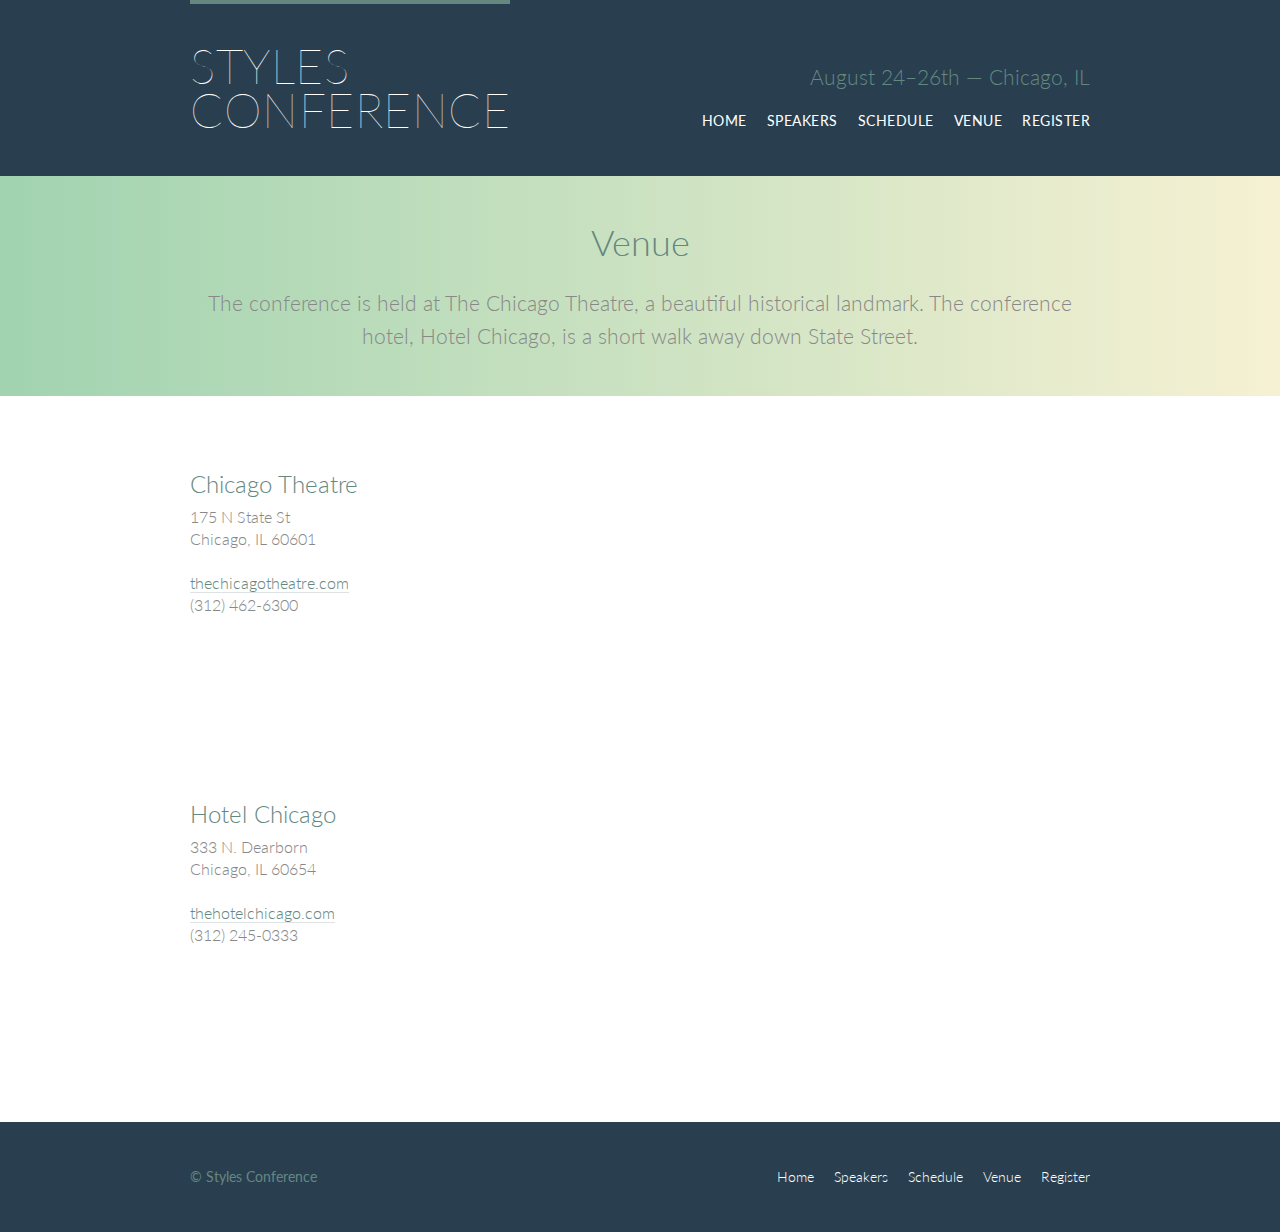
<file: venue.html>
<!DOCTYPE html>
<html lang="en">
  <head>
    <meta charset="utf-8">
    <title>Styles Conference</title>
    <link rel="stylesheet" href="assets/stylesheets/main.css">
    <link href="https://fonts.googleapis.com/css2?family=Lato:wght@100;300;400&display=swap" rel="stylesheet">
  </head>
  <body>

    <header class="primary-header container group">
      <h1 class="logo">
        <a href="index.html">Styles<br>Conference</a>
      </h1>
      <h3 class="tagline">August 24&ndash;26th &mdash; Chicago, IL</h3>
      <nav class="nav primary-nav">
        <ul>
          <li><a href="index.html">Home</a></li><!--
          --><li><a href="speakers.html">Speakers</a></li><!--
          --><li><a href="schedule.html">Schedule</a></li><!--
          --><li><a href="venue.html">Venue</a></li><!--
          --><li><a href="register.html">Register</a></li>
        </ul>
      </nav>

    </header>

    <section class="row-alt">
      <div class="lead container">

        <h1>Venue</h1>

        <p>The conference is held at The Chicago Theatre, a beautiful historical landmark. The conference hotel, Hotel Chicago, is a short walk away down State Street.</p>

      </div>
    </section>

    <section class="row">
      <div class="grid">

        <section class="venue-theatre">

          <div class="col-1-3">
            <h2>Chicago Theatre</h2>
            <p>175 N State St <br> Chicago, IL 60601</p>
            <p><a href="http://www.thechicagotheatre.com/">thechicagotheatre.com</a> <br> (312) 462-6300</p>
          </div><!--

          --><iframe class="venue-map col-2-3" src="https://www.google.com/maps/embed?pb=!1m18!1m12!1m3!1d2970.3464579260335!2d-87.62926928401393!3d41.88540557922162!2m3!1f0!2f0!3f0!3m2!1i1024!2i768!4f13.1!3m3!1m2!1s0x880e2ca55810a493%3A0x4700ddf60fcbfad6!2sThe%20Chicago%20Theatre!5e0!3m2!1sen!2sus!4v1594387862208!5m2!1sen!2sus" width="600" height="450" frameborder="0" style="border:0;" allowfullscreen="" aria-hidden="false" tabindex="0"></iframe>

        </section>

        <section class="venue-hotel">

          <div class="col-1-3">
            <h2>Hotel Chicago</h2>
            <p>333 N. Dearborn <br> Chicago, IL 60654</p>
            <p><a href="https://thehotelchicago.com/">thehotelchicago.com</a> <br> (312) 245-0333</p>
          </div><!--

          --><iframe class="venue-map col-2-3" src="https://www.google.com/maps/embed?pb=!1m18!1m12!1m3!1d2970.1971546970567!2d-87.63106278401382!3d41.88861687922138!2m3!1f0!2f0!3f0!3m2!1i1024!2i768!4f13.1!3m3!1m2!1s0x880e2cae21a12625%3A0x277f22d4b64d5732!2sHotel%20Chicago%20Downtown%2C%20Autograph%20Collection!5e0!3m2!1sen!2sus!4v1594387979502!5m2!1sen!2sus" width="600" height="450" frameborder="0" style="border:0;" allowfullscreen="" aria-hidden="false" tabindex="0"></iframe>

        </section>

      </div>
    </section>



    <footer class="primary-footer container group">
      <small>&copy; Styles Conference</small>
      <nav class="nav">
        <ul>
          <li><a href="index.html">Home</a></li><!--
          --><li><a href="speakers.html">Speakers</a></li><!--
          --><li><a href="schedule.html">Schedule</a></li><!--
          --><li><a href="venue.html">Venue</a></li><!--
          --><li><a href="register.html">Register</a></li>
        </ul>
      </nav>

    </footer>


  </body>
</html>
</file>
<file: assets/stylesheets/main.css>
/* http://meyerweb.com/eric/tools/css/reset/ 2. v2.0 | 20110126
  License: none (public domain)
*/

html, body, div, span, applet, object, iframe,
h1, h2, h3, h4, h5, h6, p, blockquote, pre,
a, abbr, acronym, address, big, cite, code,
del, dfn, em, img, ins, kbd, q, s, samp,
small, strike, strong, sub, sup, tt, var,
b, u, i, center,
dl, dt, dd, ol, ul, li,
fieldset, form, label, legend,
table, caption, tbody, tfoot, thead, tr, th, td,
article, aside, canvas, details, embed,
figure, figcaption, footer, header, hgroup,
menu, nav, output, ruby, section, summary,
time, mark, audio, video {
  margin: 0;
  padding: 0;
  border: 0;
  font-size: 100%;
  font: inherit;
  vertical-align: baseline;
}
/* HTML5 display-role reset for older browsers */
article, aside, details, figcaption, figure,
footer, header, hgroup, menu, nav, section {
  display: block;
}
body {
  line-height: 1;
}
ol, ul {
  list-style: none;
}
blockquote, q {
  quotes: none;
}
blockquote:before, blockquote:after,
q:before, q:after {
  content: '';
  content: none;
}
table {
  border-collapse: collapse;
  border-spacing: 0;
}

/*
  ========================================
  Custom styles
  ========================================
*/
body {
  background: #293f50;
  color: #888;
  font: 300 16px/22px "Lato", "Open Sans", "Helvetica Neue", Helvetica, Arial, sans-serif;
}
h1, h2, h3, h4 {
  color: #648880;
}
h1 {
  font-size: 36px;
  line-height: 44px;
}
h2 {
  font-size: 24px;
  line-height: 44px;
}
h3 {
  font-size: 21px;
}
h4 {
  font-size: 18px;
}
h5 {
  color: #a9b2b9;
  font-size: 14px;
  font-weight: 400;
  text-transform: uppercase;
}

strong {
  font-weight: 400;
}
cite, em {
  font-style: italic;
}


/*
  ========================================
  Grid
  ========================================
*/
*,
*:before,
*:after {
  -webkit-box-sizing: border-box;
     -moz-box-sizing: border-box;
          box-sizing: border-box;
}
.container,
.grid {
  margin: 0 auto;
  width: 960px;
}
.container {
  padding-left: 30px;
  padding-right: 30px;
}

.col-1-3 {
  width: 33.33%;
}
.col-2-3 {
  width: 66.66%;
}
 .col-1-3,
.col-2-3 {
  display: inline-block;
  vertical-align: top;
}
.grid,
.col-1-3,
.col-2-3 {
  padding-left: 15px;
  padding-right: 15px;
}

 /*
  ========================================
  Clearfix
  ========================================
*/

.group:before,
.group:after {
  content: "";
  display: table;
}
.group:after {
  clear: both;
}
.group {
  clear: both;
  *zoom: 1;
}

/*
  ========================================
  Rows
  ========================================
*/

.row,
.row-alt{
  min-width: 960px;
}
.row {
  background: #fff;
  padding: 66px 0 44px 0;
}
.row-alt {
   background: #cbe2c1;
   background: -webkit-linear-gradient(to right, #a1d3b0, #f6f1d3);
   background: -moz-linear-gradient(to right, #a1d3b0, #f6f1d3);
   background: linear-gradient(to right, #a1d3b0, #f6f1d3);
   padding: 44px 0 22px 0;
 }



/*
  ========================================
  Typography
  ========================================
*/

h1, h3, h4, h5, p {
  margin-bottom: 22px;
}

/*
  ========================================
  Leads
  ========================================
*/

.lead {
  text-align: center;
}
.lead p {
  font-size: 21px;
  line-height: 33px;
}

/*
  ========================================
  Buttons
  ========================================
*/

.btn {
  border-radius: 5px;
  color: #fff;
  cursor: pointer;
  display: inline-block;
  font-weight: 400;
  letter-spacing: .5px;
  margin: 0;
  text-transform: uppercase;
}
.btn-alt {
  border: 1px solid #fff;
  padding: 10px 30px;
}
.btn-alt:hover {
  background: #fff;
  color: #648880;
}
.btn-default {
  border: 0;
  background: #648880;
  padding: 11px 30px;
  font-size: 14px;
}
.btn-default:hover {
  background: #77a198;
}


/*
  ========================================
  Links
  ========================================
*/

a {
  color: #648880;
  text-decoration: none;
}
a:hover {
  color: #a9b2b9;
}
p a {
  border-bottom: 1px solid #dfe2e5;
}
.primary-header a,
.primary-footer a {
  color: #fff;
}
.primary-header a:hover,
.primary-footer a:hover {
  color: #648880;
}

/*
  ========================================
  Home
  ========================================
*/

.hero {
  color: #fff;
  line-height: 44px;
  padding: 22px 80px 66px 80px;
  text-align: center;
}
.hero h2 {
  font-size: 36px;
}
.hero p {
  font-size: 24px;
  font-weight: 100;
}
.teaser a:hover h3 {
  color: #a9b2b9;
}
.teaser img {
  border-radius: 5px;
  display: block;
  margin-bottom: 22px;
  max-width: 100%
}


/*
  ========================================
  Primary header
  ========================================
*/

.logo {
  border-top: 4px solid #648880;
  float: left;
  font-size: 48px;
  font-weight: 100;
  letter-spacing: .5px;
  line-height: 44px;
  padding: 40px 0 22px 0;
  text-transform: uppercase;
}

.tagline {
  margin: 66px 0 22px 0;
  text-align: right;
}

.primary-nav {
  font-size: 14px;
  font-weight: 400;
  letter-spacing: .5px;
  text-transform: uppercase;
}


/*
  ========================================
  Primary footer
  ========================================
*/

.primary-footer {
  color: #648880;
  font-size: 14px;
  padding-bottom: 44px;
  padding-top: 44px;
}
.primary-footer small {
  float: left;
  font-weight: 400;
}

/*
  ========================================
  Navigation
  ========================================
*/

.nav {
  text-align: right;
}
.nav li {
  display: inline-block;
  margin: 0 10px;
  vertical-align: top;
}
.nav li:last-child {
  margin-right: 0;
}

/*
  ========================================
  Speakers
  ========================================
*/

.speaker-info {
  border: 1px solid #dfe2e5;
  border-radius: 5px;
  margin-top: 88px;
  padding-bottom: 22px;
  text-align: center;
}
.speaker {
  margin-bottom: 44px;
}
.speaker-info img {
  border-radius: 50%;
  height: 130px;
  margin: -66px 0 22px 0;
  vertical-align: top;
}

/*
  ========================================
  Schedule
  ========================================
*/

table {
  margin-bottom: 44px;
  width: 100%;
}
table:last-child {
  margin-bottom: 0;
}
th,
td {
  padding-bottom: 22px;
  vertical-align: top;
}
th {
  padding-right: 45px;
  text-align: right;
  width: 20%;
}
td {
  width: 40%;
}
thead {
  line-height: 44px;
}
thead th {
  color: #648880;
  font-size: 24px;
}
tbody th {
  color: #a9b2b9;
  font-size: 14px;
  font-weight: 400;
  padding-top: 22px;
  text-transform: uppercase;
}
tbody td {
  border-top: 1px solid #dfe2e5;
  padding-top: 21px;
}
tbody td:first-of-type {
  padding-right: 15px;
}
tbody td:last-of-type {
  padding-left: 15px;
}
tbody td:only-of-type {
  padding-left: 0;
  padding-right: 0;
}
table a {
  color: #888;
}
table h4 {
  margin-bottom: 0;
}
.schedule-offset {
  color: #a9b2b9;
}






/*
  ========================================
  Venue
  ========================================
*/

.venue-theatre {
  margin-bottom: 66px;
}
.venue-hotel {
  margin-bottom: 22px;
}
.venue-map {
  height: 264px;
}

/*
  ========================================
  Register
  ========================================
*/

.why-attend {
  list-style: square;
  margin: 0 0 22px 30px;
}
form {
  margin-bottom: 22px;
}
input,
select,
textarea {
  font: 300 16px/22px "Lato", "Open Sans", "Helvetica Neue", Helvetica, Arial, sans-serif;
}
.register-group label {
  color: #648880;
  cursor: pointer;
  font-weight: 400;
}
.register-group input,
.register-group select,
.register-group textarea {
  border: 1px solid #c6c9cc;
  border-radius: 5px;
  color: #888;
  display: block;
  margin: 5px 0 27px 0;
  padding: 5px 8px;
}
.register-group input,
.register-group textarea {
  width: 100%;
}
.register-group select {
  height: 34px;
  width: 60px;
}
.register-group textarea {
  height: 78px;
}
</file>
